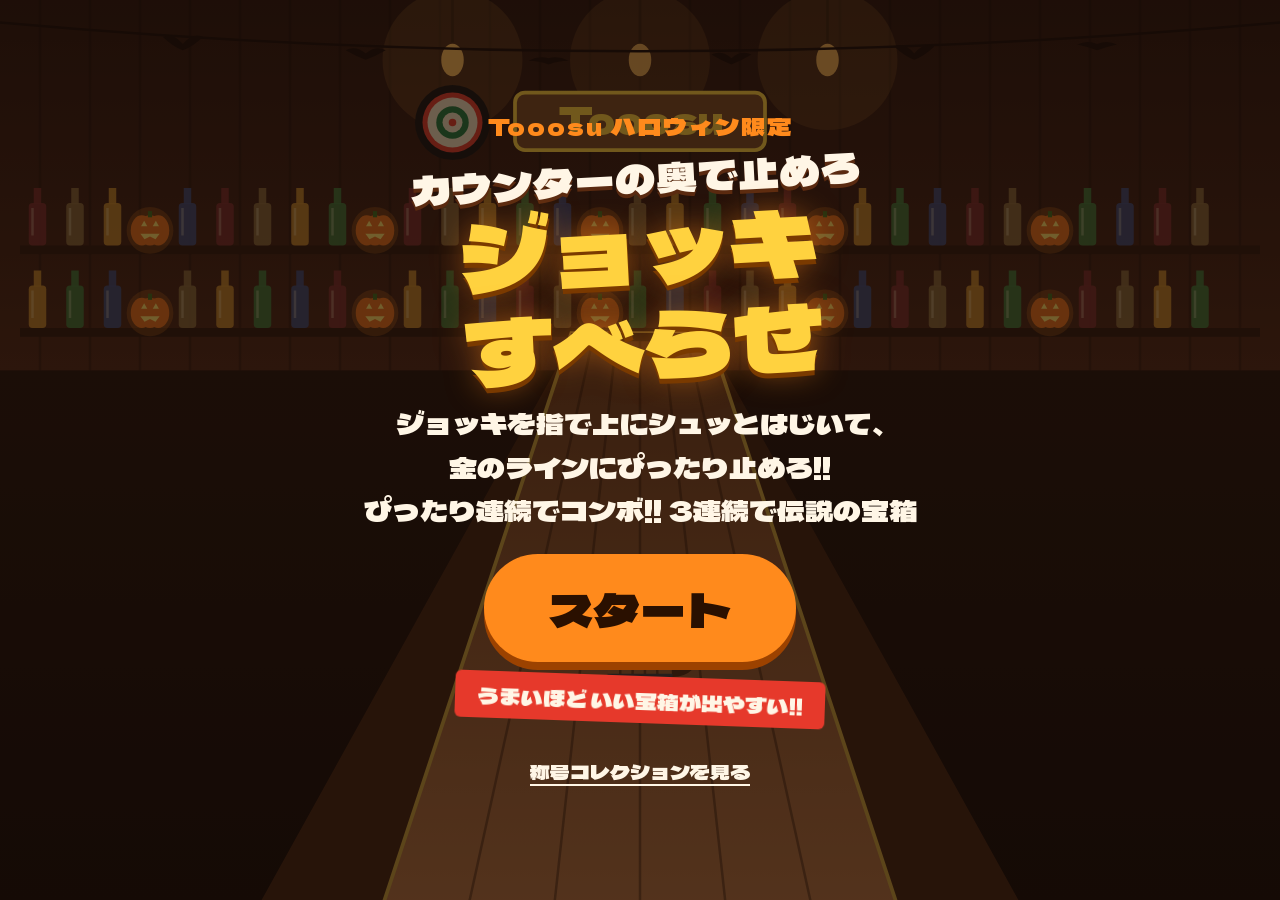
<file: jug/index.html>
<!doctype html>
<html lang="ja">
<head>
<meta charset="utf-8">
<meta name="viewport" content="width=device-width,initial-scale=1,viewport-fit=cover">
<meta name="theme-color" content="#1a0d08">
<meta name="robots" content="noindex">
<title>海賊ジョッキすべらせ｜Tooosu ハロウィン限定</title>
<link href="https://fonts.googleapis.com/css2?family=Dela+Gothic+One&display=swap" rel="stylesheet">
<style>
  /* スマホ縦持ち：カウンターが手前から奥へのびる1画面。夜のバーの一つの見た目に固定 */
  :root{
    --gold:#ffd23f; --orange:#ff8a1c; --red:#e6392b; --cream:#fff6e6; --ink:#1a0d08;
    color-scheme: dark;
  }
  html,body{margin:0;height:100%;background:#1a0d08;overflow:hidden;touch-action:none;overscroll-behavior:none;
    -webkit-user-select:none;user-select:none;-webkit-touch-callout:none;
    font-family:"Dela Gothic One","Hiragino Sans","Hiragino Kaku Gothic ProN","Yu Gothic",sans-serif;color:var(--cream)}
  canvas{position:fixed;inset:0;width:100%;height:100%;display:block}
  .screen{position:fixed;inset:0;display:none;flex-direction:column;align-items:center;justify-content:center;
    text-align:center;box-sizing:border-box;gap:14px;
    padding-block:max(20px, env(safe-area-inset-top, 0px)) max(20px, env(safe-area-inset-bottom, 0px));
    padding-left:max(16px, env(safe-area-inset-left, 0px)); padding-right:max(16px, env(safe-area-inset-right, 0px))}
  .screen.on{display:flex}
  .shade{background:rgba(26,13,8,.62)}
  .kicker{font-size:clamp(15px,4vw,24px);color:var(--orange);letter-spacing:.08em}
  .logo{font-size:clamp(40px,12vw,90px);line-height:1.05;color:var(--gold);
    text-shadow:0 5px 0 #7a3a00,0 0 30px rgba(255,138,28,.5);transform:rotate(-3deg)}
  .logo small{display:block;font-size:.45em;color:var(--cream);text-shadow:0 4px 0 #5a2a10}
  .lead{font-size:clamp(16px,4.4vw,28px);line-height:1.55}
  .btn{margin-top:8px;font:inherit;font-size:clamp(26px,7vw,46px);color:#2a1000;background:var(--orange);
    border:none;border-radius:999px;padding:.45em 1.4em;box-shadow:0 8px 0 #9c4200;cursor:pointer;
    animation:pulse 1.1s ease-in-out infinite}
  .btn:active{transform:translateY(6px);box-shadow:0 2px 0 #9c4200}
  .btn:focus-visible,.pickBtn:focus-visible{outline:3px solid var(--cream);outline-offset:4px}
  @keyframes pulse{50%{transform:scale(1.06)}}
  @media (prefers-reduced-motion: reduce){ .btn{animation:none} }
  .badge{font-size:clamp(14px,3.6vw,22px);background:var(--red);padding:.35em 1em;border-radius:6px;transform:rotate(2deg)}
  #result{justify-content:space-between;background:none;pointer-events:none}
  #result > *{pointer-events:auto}
  .coupon{background:var(--cream);color:#2a1000;border-radius:14px;padding:12px 22px;border:4px dashed var(--red);
    transform:rotate(-1.5deg);max-width:min(560px, 100%);box-sizing:border-box}
  .coupon h3{margin:0 0 2px;font-size:clamp(15px,4vw,26px);color:var(--red);font-weight:normal}
  .coupon .body{font-size:clamp(26px,8vw,46px);line-height:1.2}
  .coupon .meta{font-family:"Hiragino Sans",sans-serif;font-weight:700;font-size:clamp(12px,3.2vw,17px);margin-top:6px;color:#5a3a20}
  .coupon .again{font-family:"Hiragino Sans",sans-serif;font-weight:700;font-size:clamp(12px,3.2vw,16px);color:var(--red);margin-top:4px}
  .show{font-size:clamp(15px,4vw,22px);color:var(--gold);text-shadow:0 2px 0 #000;margin-top:8px}
  .bottom{display:flex;flex-direction:column;align-items:center;gap:6px}
  #lose{justify-content:space-between;background:none;pointer-events:none}
  #lose > *{pointer-events:auto}
  .emptybox{background:rgba(26,13,8,.86);border:3px solid #8a7a6a;border-radius:14px;padding:12px 22px;max-width:min(560px,100%);box-sizing:border-box}
  .emptybox h3{margin:0;font-weight:normal;font-size:clamp(26px,8vw,44px);color:#d8cfc4}
  .emptybox .msg{white-space:pre-line;font-family:"Hiragino Sans",sans-serif;font-weight:700;font-size:clamp(13px,3.6vw,18px);margin-top:4px;color:var(--gold)}
  .best{font-family:"Hiragino Sans",sans-serif;font-weight:700;font-size:clamp(13px,3.6vw,18px);color:var(--gold)}
  .link{font:inherit;font-size:clamp(14px,3.8vw,20px);background:none;border:0;color:var(--cream);text-decoration:underline;text-underline-offset:4px;cursor:pointer;padding:6px 10px}
  .link:focus-visible{outline:3px solid var(--cream);outline-offset:2px}
  .newt{font-family:"Hiragino Sans",sans-serif;font-weight:700;font-size:clamp(13px,3.6vw,18px);color:var(--gold);text-shadow:0 2px 0 #000;margin-top:6px;line-height:1.5}
  .newt:empty{display:none}
  #titles{justify-content:flex-start;background:rgba(26,13,8,.94);overflow-y:auto;touch-action:pan-y;-webkit-overflow-scrolling:touch}
  #titles .btn{flex:none;margin-top:0}
  .tl{flex:none}
  .tl-head{font-size:clamp(24px,7vw,38px);color:var(--gold)}
  .tl-head span{font-size:.6em;color:var(--cream)}
  .tl-best{font-family:"Hiragino Sans",sans-serif;font-weight:700;font-size:clamp(13px,3.6vw,17px);color:#e4d6c4}
  .tl{list-style:none;margin:0;padding:0;width:min(520px,100%);display:grid;gap:8px}
  .tl li{display:flex;align-items:center;gap:12px;text-align:left;background:#2e1a0e;border:2px solid #5a3a20;border-radius:12px;padding:8px 12px}
  .tl li.on{border-color:var(--gold);background:#3e2410}
  .tl .ic{flex:none;width:34px;height:34px;border-radius:50%;display:grid;place-items:center;background:#5a3a20;color:#a08a74;font-size:18px}
  .tl li.on .ic{background:var(--gold);color:#2a1000}
  .tl b{display:block;font-weight:normal;font-size:clamp(15px,4.2vw,20px)}
  .tl small{display:block;font-family:"Hiragino Sans",sans-serif;font-weight:700;font-size:clamp(11px,3.2vw,14px);color:#c4a98f}
  .coupon{position:relative}
  .stamp{position:absolute;right:-8px;top:-18px;transform:rotate(12deg);border:4px solid var(--red);color:var(--red);
    border-radius:10px;padding:2px 10px;font-size:clamp(18px,5vw,28px);line-height:1.15;background:#fff6e6;text-align:center;box-shadow:0 3px 0 rgba(0,0,0,.25)}
  .stamp small{display:block;font-family:"Hiragino Sans",sans-serif;font-weight:700;font-size:.42em}
  .btn.use{animation:none;background:var(--gold);box-shadow:0 8px 0 #9c7a00;font-size:clamp(20px,5.5vw,30px)}
  .btn.use:active{box-shadow:0 2px 0 #9c7a00}
  .confirm{margin-top:10px;background:var(--cream);color:#2a1000;border-radius:14px;padding:12px 16px;border:3px solid var(--gold);max-width:min(560px,100%);box-sizing:border-box}
  .confirm p{margin:0 0 8px;font-family:"Hiragino Sans",sans-serif;font-weight:700;font-size:clamp(13px,3.6vw,17px);line-height:1.5}
  .confirm .row{display:flex;gap:10px;justify-content:center;align-items:center;flex-wrap:wrap}
  .confirm .btn{margin-top:0}
  .confirm .link{color:#5a3a20}
  #rotate{display:none;position:fixed;inset:0;z-index:20;background:#1a0d08;color:var(--gold);font-size:clamp(20px,5vw,32px);align-items:center;justify-content:center;text-align:center}
  @media (orientation: landscape) and (max-height: 500px){ #rotate{display:flex} }
  .btn.sub{animation:none;background:#7a4a2a;color:var(--cream);box-shadow:0 8px 0 #3a1a08;font-size:clamp(20px,5.5vw,32px)}
</style>
</head>
<body>
<canvas id="c"></canvas>
<div id="rotate">スマホを縦にしてね</div>

<div class="screen shade on" id="title">
  <div class="kicker">Tooosu ハロウィン限定</div>
  <div class="logo"><small>カウンターの奥で止めろ</small>ジョッキ<br>すべらせ</div>
  <div class="lead">ジョッキを指で上にシュッとはじいて、<br>金のラインにぴったり止めろ!!<br>ぴったり連続でコンボ!! 3連続で伝説の宝箱</div>
  <button class="btn" id="startBtn">スタート</button>
  <div class="badge">うまいほど いい宝箱が出やすい!!</div>
  <div class="best" id="bestLine"></div>
  <button class="link" id="titlesBtn">称号コレクションを見る</button>
</div>

<div class="screen" id="result">
  <div>
    <div class="coupon">
      <h3>Tooosu ハロウィン特典</h3>
      <div class="body" id="cpBody"></div>
      <div class="meta" id="cpMeta"></div>
      <div class="again" id="cpAgain" hidden></div>
      <div class="stamp" id="cpStamp" hidden></div>
    </div>
    <div class="show" id="cpShow">ハイスコアで引き直しOK。使うときは店員さんに見せてね</div>
    <div class="confirm" id="useConfirm" hidden>
      <p>店員さんが押してください。<br>使用済みにすると、今日はもう引き直せません</p>
      <div class="row"><button class="btn use" id="useYes">使用済みにする</button><button class="link" id="useNo">やめる</button></div>
    </div>
    <div class="newt" id="newWin"></div>
  </div>
  <div class="bottom">
    <button class="btn use" id="useBtn">店員さんに見せて使う</button>
    <button class="btn sub" id="againBtn">もう一回あそぶ</button>
    <button class="link" id="titlesBtn2">称号コレクション</button>
  </div>
</div>

<div class="screen" id="lose">
  <div class="emptybox">
    <h3>宝箱は空っぽ…</h3>
    <div class="msg" id="loseMsg"></div>
    <div class="newt" id="newLose"></div>
  </div>
  <div class="bottom">
    <button class="btn" id="retryBtn">もう一回挑戦!!</button>
    <button class="link" id="keepBtn" hidden>今の特典を見る</button>
    <button class="link" id="titlesBtn3">称号コレクション</button>
  </div>
</div>

<div class="screen shade" id="titles">
  <div class="tl-head">称号コレクション <span id="tlCount"></span></div>
  <div class="tl-best" id="tlBest"></div>
  <button class="btn sub" id="tlClose">もどる</button>
  <ul class="tl" id="tlList"></ul>
</div>

<script>
/* ===== 設定（お店に確認してからここを書き換える） ===== */
const CONFIG = {
  throws: 3,               // 投げる回数
  dayStartsAt: 6,          // この時刻より前は前の日の営業あつかい（深夜営業のため）
  // 特典：点数が高いほど 特典1 が出やすい
  prizes: [
    { name: '特典1', note: '' },   // 候補：海賊ジョッキにアップグレード
    { name: '特典2', note: '' },   // 候補：ドリンク1杯無料
    { name: '特典3', note: '' },   // 候補：ショット（はずれ）
  ],
  happenChance: 0.4,       // 1投ごとにハプニングが起きる確率
  goldBonus: 50,           // 金のお化けに当てたときのボーナス点
  // 点数ごとの「空っぽの宝箱」の数（上から順に見て、最初に当てはまったもの）
  emptyChests: [
    { min: 160, empty: 0 },  // 160点以上：3つとも当たり
    { min: 80,  empty: 1 },  // 80〜159点：1つ空っぽ
    { min: 0,   empty: 2 },  // 79点以下：2つ空っぽ
  ],
};
function emptyCount(score){
  for (const t of CONFIG.emptyChests) if (score >= t.min) return t.empty;
  return 0;
}
// 点数(0〜300)ごとの出やすさ [特典1, 特典2, 特典3]
function prizeWeights(score){
  const r = Math.min(1, score / 300);
  return [0.10 + 0.50*r, 0.30, 0.60 - 0.50*r];
}

/* ===== 宝箱は1日1回（このスマホの中だけで覚える） ===== */
const KEY = 'tooosu-jug-prize';
function businessDay(){
  const d = new Date(Date.now() - CONFIG.dayStartsAt*3600*1000);
  // スマホの時計（日本時間）の日付を使う。toISOString は世界標準時なので使わない
  const mm = String(d.getMonth()+1).padStart(2,'0'), dd = String(d.getDate()).padStart(2,'0');
  return { key: `${d.getFullYear()}-${mm}-${dd}`, mmdd: `${mm}${dd}` };
}
function loadToday(){
  try { const v = JSON.parse(localStorage.getItem(KEY) || 'null'); if (v && v.day === businessDay().key) return v; } catch(e){}
  return null;
}
function saveToday(v){ try { localStorage.setItem(KEY, JSON.stringify(v)); } catch(e){} }

/* ===== 称号と自己ベスト（このスマホの中だけで覚える） ===== */
const TITLES = [
  { id:'first',   name:'初ぴったり',         how:'ぴったりを出す' },
  { id:'combo2',  name:'二連ぴったり',       how:'ぴったりを2連続で出す' },
  { id:'legend',  name:'伝説の航海士',       how:'3投ともぴったりで止める' },
  { id:'dodge',   name:'お化けよけ名人',     how:'1回の挑戦でお化けを2回ともよける' },
  { id:'boo',     name:'お化けと友だち',     how:'お化けにぶつかる' },
  { id:'crash',   name:'ジョッキ割り',       how:'カウンターの奥からジョッキを落とす' },
  { id:'cat',     name:'黒猫にどつかれた',   how:'黒猫にぶつかる' },
  { id:'gold',    name:'金のお化けハンター', how:'金のお化けに当てる' },
  { id:'wind',    name:'追い風の達人',       how:'追い風のときにぴったりで止める' },
  { id:'s300',    name:'300点の壁',          how:'1回の挑戦で300点以上とる' },
  { id:'regular', name:'Tooosuの常連',       how:'10回挑戦する' },
];
const SKEY = 'tooosu-jug-stats';
function loadStats(){
  try { const v = JSON.parse(localStorage.getItem(SKEY) || 'null');
    if (v && typeof v === 'object') return { best: v.best|0, plays: v.plays|0, titles: v.titles || {} }; } catch(e){}
  return { best:0, plays:0, titles:{} };
}
let stats = loadStats(), newTitles = [], newBest = false;
function saveStats(){ try { localStorage.setItem(SKEY, JSON.stringify(stats)); } catch(e){} }
function unlock(id){
  if (stats.titles[id]) return;
  stats.titles[id] = Date.now(); saveStats();
  const t = TITLES.find(t => t.id === id); newTitles.push(t.name);
  pop(W/2, 96, `称号ゲット!! ${t.name}`, '#ffd23f', 24, 2.4);
}
function titleCount(){ return TITLES.filter(t => stats.titles[t.id]).length; }

/* ===== 画面の準備 ===== */
const cv = document.getElementById('c'), ctx = cv.getContext('2d');
let W = 420, H = 760, scale = 1, dpr = 1;
const L = 900, Z0 = 520, HALF = 150;           // カウンターの長さ・遠近・半分の幅
let nearY, farY, vanY, pFar;
function resize(){
  dpr = Math.min(window.devicePixelRatio||1, 2);
  cv.width = Math.round(innerWidth*dpr); cv.height = Math.round(innerHeight*dpr);
  scale = Math.min(innerWidth/420, innerHeight/720);
  W = innerWidth/scale; H = innerHeight/scale;
  nearY = H - 165; farY = H*0.37; pFar = P(L);
  vanY = (farY - nearY*pFar) / (1 - pFar);
}
function P(s){ return Z0 / (Z0 + s); }                       // 奥ほど小さく
function SY(s){ return vanY + (nearY - vanY) * P(s); }       // 奥行き → 画面の高さ
function SX(x, s){ return W/2 + x * P(s); }                  // 横の位置 → 画面の横
addEventListener('resize', resize); resize();

const $ = id => document.getElementById(id);
function show(id){ ['title','result','lose','titles'].forEach(s => $(s).classList.toggle('on', s===id)); }
// 結果・空っぽ・称号のどれかが出ていれば「終わりの画面を表示中」（称号を開いても結果画面に戻されないように）
const endShown = () => ['result','lose','titles'].some(id => $(id).classList.contains('on'));
const rand = (a,b) => a + Math.random()*(b-a);
const FONT = s => `${s}px "Dela Gothic One","Hiragino Sans",sans-serif`;
const easeOut = x => 1 - Math.pow(1-x, 3);

/* ===== 状態 ===== */
let state = 'title', T = 0, last = performance.now(), hitstop = 0, shake = 0;
let throwNo = 0, total = 0, phase = 'aim', phaseT = 0, results = [];
const jug = { s:0, v:0, drop:0, slosh:0, bonus:0 };
let target = 700, wet = null, ghost = null, owner = null;
let combo = 0, hap = null, cat = null, dodged = 0;   // コンボ・ハプニング・お化けをよけた回数
let parts = [], texts = [], trail = [];

function newThrow(){
  throwNo++; phase = 'aim'; phaseT = 0;
  jug.s = 0; jug.v = 0; jug.drop = 0;
  target = rand(560, L - 60);
  wet = throwNo >= 2 ? (()=>{ const s = rand(160, target - 200); return { s, len: rand(80, 130) }; })() : null;
  ghost = throwNo >= 2 ? { s: rand(260, target - 100), ph: Math.random()*6, sp: throwNo === 3 ? 2.6 : 1.8, hit:false, gold:false } : null;
  jug.bonus = 0;
  // ハプニング：追い風・黒猫・金のお化け（お化けがいる投げのときだけ）
  hap = null; cat = null;
  if (Math.random() < CONFIG.happenChance){
    const opts = ['wind', 'cat']; if (ghost) opts.push('gold');
    hap = opts[Math.floor(Math.random()*opts.length)];
    if (hap === 'gold') ghost.gold = true;
    if (hap === 'cat') cat = { s: rand(220, target - 80), x: rand(-HALF, HALF), dir: Math.random() < .5 ? -1 : 1, sp: rand(80, 120), hit:false, fly:0 };
    pop(W/2, nearY - 260, 'ハプニング!!', '#ff8a1c', 44, 1.6);
  }
}
function start(){
  throwNo = 0; total = 0; results = []; parts = []; texts = []; owner = null;
  combo = 0; dodged = 0; newTitles = []; newBest = false;
  state = 'play'; show(null); newThrow();
}
$('startBtn').addEventListener('pointerdown', e => { e.stopPropagation(); start(); });
$('againBtn').addEventListener('pointerdown', e => { e.stopPropagation(); start(); });
$('retryBtn').addEventListener('pointerdown', e => { e.stopPropagation(); start(); });
function refreshBest(){
  $('bestLine').textContent = stats.plays ? `自己ベスト ${stats.best}点　称号 ${titleCount()}/${TITLES.length}` : '';
}
let titlesFrom = 'title';
function openTitles(e){
  e.stopPropagation();
  titlesFrom = ['title','result','lose'].find(id => $(id).classList.contains('on')) || 'title';
  $('tlCount').textContent = `${titleCount()}/${TITLES.length}`;
  $('tlBest').textContent = `自己ベスト ${stats.best}点・挑戦 ${stats.plays}回`;
  $('tlList').innerHTML = '';
  for (const t of TITLES){
    const on = !!stats.titles[t.id], li = document.createElement('li');
    if (on) li.className = 'on';
    li.innerHTML = `<span class="ic">${on ? '★' : '？'}</span><span><b></b><small></small></span>`;
    li.querySelector('b').textContent = on ? t.name : '？？？';
    li.querySelector('small').textContent = t.how;
    $('tlList').appendChild(li);
  }
  show('titles');
}
['titlesBtn','titlesBtn2','titlesBtn3'].forEach(id => $(id).addEventListener('pointerdown', openTitles));
$('tlClose').addEventListener('pointerdown', e => { e.stopPropagation(); refreshBest(); show(titlesFrom); });
refreshBest();

/* ===== 操作：上にシュッとはじく ===== */
let samples = [], dragging = false;
const LX = e => e.clientX/scale, LY = e => e.clientY/scale;
addEventListener('pointerdown', e => {
  if (state === 'owner'){ pickChest(LX(e), LY(e)); return; }
  if (state !== 'play' || phase !== 'aim') return;
  dragging = true; samples = [{x:LX(e), y:LY(e), t:performance.now()}]; trail = [];
});
addEventListener('pointermove', e => {
  if (!dragging) return;
  const s = {x:LX(e), y:LY(e), t:performance.now()};
  samples.push(s); trail.push({x:s.x, y:s.y, life:.35});
  while (samples.length > 2 && s.t - samples[0].t > 120) samples.shift();
});
addEventListener('pointerup', release);
addEventListener('pointercancel', () => dragging = false);
function release(){
  if (!dragging) return; dragging = false;
  if (samples.length < 2) return;
  const a = samples[0], b = samples[samples.length-1];
  const dt = Math.max(16, b.t - a.t) / 1000;
  const vy = (a.y - b.y) / dt;            // 上向きの速さ
  if (vy < 150){ pop(W/2, nearY - 120, '上に シュッ!!', '#fff6e6', 34); return; }
  jug.v = Math.min(1300, vy * 0.42);
  phase = 'slide'; phaseT = 0;
}

/* ===== 演出 ===== */
function burst(x,y,col,n=14,sp=260){
  for (let i=0;i<n;i++){ const a=Math.random()*Math.PI*2, s=rand(sp*.3,sp);
    parts.push({x,y,vx:Math.cos(a)*s,vy:Math.sin(a)*s-120,life:rand(.4,.9),max:.9,col,r:rand(3,8)}); }
}
function pop(x,y,str,col,size=40,life=1.2){ texts.push({x,y,str,col,size,life}); }

/* ===== 判定 ===== */
function judge(){
  const d = Math.abs(jug.s - target), x = W/2, y = SY(jug.s) - 40*P(jug.s);
  let pts, word, col;
  if (d <= 10){
    combo++; pts = 100 * combo; word = 'ぴったり!!'; col = '#ffd23f'; hitstop = .18; shake = 10 + combo*3; burst(x, y, '#ffd23f', 40*combo, 380);
    if (combo >= 2) pop(W/2, nearY - 205, `${combo}連続!! ×${combo}`, '#ff8a1c', 46, 1.6);
    unlock('first'); if (combo >= 2) unlock('combo2'); if (hap === 'wind') unlock('wind');
    finishThrow(pts, word, col); return;
  }
  combo = 0;
  if (d <= 30){ pts = 60; word = 'おしい!!'; col = '#ff8a1c'; burst(x, y, '#ff8a1c', 18, 240); }
  else if (d <= 70){ pts = 30; word = 'まあまあ'; col = '#fff6e6'; }
  else { pts = 10; word = jug.s < target ? 'とどかず…' : 'いきすぎ…'; col = '#b8c8ff'; }
  finishThrow(pts, word, col);
}
function finishThrow(pts, word, col){
  pts += jug.bonus;
  total += pts; results.push(pts);
  pop(W/2, nearY - 150, word, col, 62, 1.4);
  pop(W/2, nearY - 95, `+${pts}`, col, 40, 1.4);
  phase = 'judge'; phaseT = 0;
}
function ghostX(){ return Math.sin(ghost.ph) * 210; }

/* ===== 更新 ===== */
function update(dt){
  T += dt; phaseT += dt;
  if (state === 'play'){
    if (ghost) ghost.ph += dt*ghost.sp;
    if (cat){
      if (cat.hit) cat.fly += dt;
      else {
        cat.x += cat.dir * cat.sp * dt;
        if (cat.x > HALF + 20){ cat.x = HALF + 20; cat.dir = -1; }
        if (cat.x < -HALF - 20){ cat.x = -HALF - 20; cat.dir = 1; }
      }
    }
    if (phase === 'slide'){
      const onWet = wet && jug.s > wet.s && jug.s < wet.s + wet.len;
      const prev = jug.s;
      jug.v = Math.max(0, jug.v - (onWet ? 70 : (hap === 'wind' ? 230 : 330))*dt);
      jug.s += jug.v*dt;
      jug.slosh = Math.min(1, jug.v/900);
      // お化け：カウンターの真ん中にいるときに通ると止められる
      if (ghost && !ghost.hit && prev < ghost.s && jug.s >= ghost.s){
        const gx = SX(ghostX(), ghost.s), gy = SY(ghost.s) - 70*P(ghost.s);
        if (Math.abs(ghostX()) < 60){
          ghost.hit = true;
          if (ghost.gold){
            // 金のお化け：止められず、ボーナス点
            jug.bonus += CONFIG.goldBonus; hitstop = .12; shake = 8;
            burst(gx, gy, '#ffd23f', 34, 320);
            pop(gx, gy - 40, `金のお化け!! +${CONFIG.goldBonus}`, '#ffd23f', 34);
            unlock('gold');
          } else {
            jug.v = Math.min(jug.v * 0.15, 110); hitstop = .16; shake = 12;  // 急ブレーキ：ほぼその場で止まる
            burst(gx, gy, '#e8e4ff', 16, 260);
            pop(gx, gy - 40, 'ヒィッ!! 急ブレーキ!!', '#e6392b', 40);
            unlock('boo');
          }
        } else if (!ghost.gold){
          ghost.passed = true; dodged++;
          if (dodged >= 2) unlock('dodge');
        }
      }
      // 黒猫：当たるとどつかれて、ジョッキが加速する
      if (cat && !cat.hit && prev < cat.s && jug.s >= cat.s && Math.abs(cat.x) < 45){
        cat.hit = true; jug.v = jug.v * 1.35 + 120; hitstop = .1; shake = 8;
        const cx = SX(cat.x, cat.s), cy = SY(cat.s) - 20*P(cat.s);
        burst(cx, cy, '#2a2030', 16, 240);
        pop(cx, cy - 40, 'ニャッ!! どつかれた!!', '#ffd23f', 36);
        unlock('cat');
      }
      if (jug.s > L + 8){ phase = 'fall'; }
      else if (jug.v <= 0) judge();
    } else if (phase === 'fall'){
      jug.s += jug.v*0.4*dt; jug.drop += 260*dt + jug.drop*3*dt;
      if (jug.drop > 70){
        const x = W/2, y = SY(L);
        burst(x, y, '#c9a46a', 30, 320); burst(x, y, '#fff6e6', 20, 260);
        shake = 16; hitstop = .12;
        combo = 0; unlock('crash');
        finishThrow(0, 'ガシャーン!!', '#e6392b');
        jug.drop = 9999;
      }
    } else if (phase === 'judge' && phaseT > 1.6){
      if (throwNo < CONFIG.throws) newThrow(); else startOwner();
    }
  } else if (state === 'owner'){
    updateOwner(dt);
  } else {
    if (ghost) ghost.ph += dt;
  }
  for (const q of parts){ q.x+=q.vx*dt; q.y+=q.vy*dt; q.vy+=700*dt; q.life-=dt; }
  parts = parts.filter(q => q.life>0);
  for (const s of texts){ s.y -= 36*dt; s.life -= dt; }
  texts = texts.filter(s => s.life>0);
  for (const p of trail) p.life -= dt;
  trail = trail.filter(p => p.life>0);
}

/* ===== 店主と宝箱 ===== */
function rankOf(s){
  if (s >= 450) return 'Tooosuの伝説';
  if (s >= 250) return 'カウンターの職人';
  if (s >= 120) return '見習いバーテン';
  return '新入り水夫';
}
function startOwner(){
  state = 'owner';
  const saved = loadToday();
  const legend = combo >= CONFIG.throws;   // 全部ぴったり
  // 今日の特典：使用済みなら引けない／その点数を超えていなければ引き直せない
  const repeat = saved ? (saved.used ? 'used' : (total > saved.score ? null : 'hold')) : null;
  owner = { t:0, picked:false, pickT:0, lost:false, legend, empty: legend ? 0 : emptyCount(total), repeat, prev: saved,
    chests: [-118, 0, 118].map((x,i) => ({ x, s: L + 40, ts: 110, open:0, prize:null, chosen:false, delay: 0.9 + i*0.25 })) };
  // 自己ベスト・称号
  stats.plays++;
  if (total > stats.best){ newBest = stats.best > 0; stats.best = total; }
  saveStats();
  if (legend) unlock('legend');
  if (total >= 300) unlock('s300');
  if (stats.plays >= 10) unlock('regular');
  const note = (newBest ? `自己ベスト更新!! ${total}点` : `自己ベスト ${stats.best}点`) + (newTitles.length ? `<br>称号ゲット：${newTitles.join('・')}` : '');
  $('newWin').innerHTML = note; $('newLose').innerHTML = note;
  refreshBest();
  if (repeat) fillCoupon(saved, repeat);
}
function updateOwner(dt){
  const o = owner; o.t += dt;
  if (o.repeat){
    if (o.t > 1.4 && !endShown()) show('result');
    return;
  }
  o.chests.forEach(c => {
    if (o.t > c.delay) c.s += (c.ts - c.s) * Math.min(1, dt*3.5);
    if (o.picked && o.pickT > (c.chosen ? 0 : 0.9)) c.open = Math.min(1, c.open + dt*3);
  });
  if (o.picked){
    o.pickT += dt;
    if (o.pickT > 1.8 && !endShown()) show(o.lost ? 'lose' : 'result');
  }
}
function chestScreen(c){ const p = P(c.s); return { x: SX(c.x, c.s), y: SY(c.s), k: p*1.05 }; }
function pickChest(x, y){
  const o = owner; if (!o || o.repeat || o.picked || o.t < 2.2) return;
  const c = o.chests.find(c => { const q = chestScreen(c); return Math.abs(x - q.x) < 50*q.k + 8 && y > q.y - 100*q.k && y < q.y + 20; });
  if (!c) return;
  // 空っぽの宝箱が e 個まざっている。選んだ箱が空っぽになる確率は e/3
  const e = o.empty;
  let k = -1;
  if (o.legend){ k = 0; }
  else if (Math.random() >= e / 3){
    const w = prizeWeights(total), sum = w.reduce((a,b)=>a+b,0);
    let r = Math.random()*sum; k = 0; while (k < 2 && r > w[k]) { r -= w[k]; k++; }
  }
  const emptiesLeft = e - (k === -1 ? 1 : 0);
  const otherPrizes = [0,1,2].filter(i => i !== k).sort(() => Math.random()-.5);
  const rest = [...Array(emptiesLeft).fill(-1), ...otherPrizes].slice(0, 2).sort(() => Math.random()-.5);
  c.chosen = true; c.prize = k;
  o.chests.filter(d => d !== c).forEach((d,i) => d.prize = o.legend ? 0 : rest[i]);
  o.picked = true; o.pickT = 0;
  const q = chestScreen(c);
  if (k === -1){
    // 空っぽ：記録しないので、何度でも挑戦できる
    o.lost = true; hitstop = .08; shake = 6;
    burst(q.x, q.y - 40, '#8a7a6a', 26, 220);
    const next = CONFIG.emptyChests.filter(t => t.min > total).sort((a,b) => a.min - b.min)[0];
    $('loseMsg').textContent = `${total}点・${rankOf(total)}` + (next ? `　あと${next.min - total}点で空っぽが${e - next.empty}個へるぜ!!` : '')
      + (o.prev ? `\n前の特典（${CONFIG.prizes[o.prev.prize].name}）はそのまま使えるぜ` : '');
    $('keepBtn').hidden = !o.prev;
    if (o.prev) fillCoupon(o.prev, 'hold');
    return;
  }
  hitstop = .12; shake = 10;
  burst(q.x, q.y - 40, '#ffd23f', 50, 420);
  const day = businessDay();
  const rec = { day: day.key, prize: k, score: total, code: `${day.mmdd}-${Math.floor(1000+Math.random()*9000)}`, used:false };
  saveToday(rec);
  fillCoupon(rec, o.prev ? 'redraw' : 'new');
}
// mode: new=初めて当たり／redraw=引き直しで入れかわり／hold=今日の特典を表示／used=使用済み
function fillCoupon(rec, mode){
  const p = CONFIG.prizes[rec.prize];
  $('cpBody').textContent = p.name;
  $('cpMeta').textContent = `${rec.score}点・${rankOf(rec.score)}　No. ${rec.code}　本日かぎり・お一人様1日1回` + (p.note ? `／${p.note}` : '');
  const again = {
    redraw: '引き直し成功!! 特典が入れかわったぜ',
    hold: `※今日の特典です。${rec.score}点をこえたら引き直せます`,
    used: '※今日の特典は使用済み。また明日!!',
  }[mode];
  $('cpAgain').textContent = again || ''; $('cpAgain').hidden = !again;
  const used = !!rec.used;
  $('cpStamp').hidden = !used;
  if (used){
    const t = new Date(rec.usedAt || Date.now());
    $('cpStamp').innerHTML = `使用済み<small>${t.getMonth()+1}/${t.getDate()} ${String(t.getHours()).padStart(2,'0')}:${String(t.getMinutes()).padStart(2,'0')}</small>`;
  }
  $('useBtn').hidden = used;
  $('useConfirm').hidden = true;
  $('cpShow').textContent = used ? 'また明日、挑戦しに来てね' : 'ハイスコアで引き直しOK。使うときは店員さんに見せてね';
}
// 使用済みにする（店員さんが押す）
$('useBtn').addEventListener('pointerdown', e => { e.stopPropagation(); $('useConfirm').hidden = false; $('useBtn').hidden = true; });
$('useNo').addEventListener('pointerdown', e => { e.stopPropagation(); $('useConfirm').hidden = true; $('useBtn').hidden = false; });
$('useYes').addEventListener('pointerdown', e => {
  e.stopPropagation();
  const rec = loadToday(); if (!rec) return;
  rec.used = true; rec.usedAt = Date.now(); saveToday(rec);
  fillCoupon(rec, 'used');
  burst(W/2, H*0.3, '#e6392b', 30, 300);
});
$('keepBtn').addEventListener('pointerdown', e => { e.stopPropagation(); const rec = loadToday(); if (rec){ fillCoupon(rec, rec.used ? 'used' : 'hold'); show('result'); } });

/* ===== 描画：お店 ===== */
function drawRoom(){
  // 奥の壁
  let g = ctx.createLinearGradient(0,0,0,farY+30);
  g.addColorStop(0,'#24110a'); g.addColorStop(1,'#4a2414');
  ctx.fillStyle = g; ctx.fillRect(0,0,W,farY+30);
  ctx.strokeStyle = 'rgba(0,0,0,.25)'; ctx.lineWidth = 2;
  for (let x = (W/2) % 40; x < W; x += 40){ ctx.beginPath(); ctx.moveTo(x,0); ctx.lineTo(x,farY+30); ctx.stroke(); }
  // 床
  g = ctx.createLinearGradient(0,farY+30,0,H);
  g.addColorStop(0,'#1e0f08'); g.addColorStop(1,'#0c0603');
  ctx.fillStyle = g; ctx.fillRect(0,farY+30,W,H);
  // 吊りランプ
  for (let i=0;i<3;i++){
    const lx = W/2 + (i-1)*Math.min(150, W*0.33), fl = .85 + .15*Math.sin(T*7+i*2)*Math.sin(T*3.1+i);
    ctx.strokeStyle = '#120804'; ctx.beginPath(); ctx.moveTo(lx,0); ctx.lineTo(lx,34); ctx.stroke();
    ctx.fillStyle = `rgba(255,170,70,${.16*fl})`; ctx.beginPath(); ctx.arc(lx,48,56,0,7); ctx.fill();
    ctx.fillStyle = `rgba(255,190,90,${fl})`; ctx.beginPath(); ctx.ellipse(lx,48,9,13,0,0,7); ctx.fill();
  }
  // 棚
  const shelfY = [farY - 70, farY - 4];
  for (const sy of shelfY){
    ctx.fillStyle = '#2a140a'; ctx.fillRect(16, sy, W-32, 7);
    const n = Math.floor((W-40)/30);
    for (let i=0;i<n;i++){
      const bx = 30 + i*30;
      if ((i*7 + Math.round(sy)) % 6 === 1){ drawPumpkin(bx, sy, 0.55); continue; }
      ctx.fillStyle = ['#3d7a3a','#7a2a2a','#c98a2a','#3a4a7a','#8a6a3a'][(i*3+Math.round(sy))%5];
      ctx.globalAlpha = .9; ctx.beginPath(); ctx.roundRect(bx-7, sy-34, 14, 34, 3); ctx.fill();
      ctx.fillRect(bx-3, sy-46, 6, 13); ctx.globalAlpha = 1;
      ctx.fillStyle = 'rgba(255,240,200,.3)'; ctx.fillRect(bx-5, sy-30, 2, 22);
    }
  }
  // 看板とダーツ
  const sw = Math.min(200, W*0.48);
  ctx.fillStyle = '#7a4a22'; ctx.beginPath(); ctx.roundRect(W/2 - sw/2, 74, sw, 46, 8); ctx.fill();
  ctx.strokeStyle = '#ffd23f'; ctx.lineWidth = 3; ctx.stroke();
  ctx.fillStyle = '#ffd23f'; ctx.font = FONT(30); ctx.textAlign = 'center'; ctx.fillText('Tooosu', W/2, 108);
  const dx = Math.max(44, W/2 - sw/2 - 50), dy = 98;
  [[30,'#111'],[24,'#e6392b'],[20,'#f2e2c0'],[13,'#1e7a3c'],[8,'#f2e2c0'],[3,'#e6392b']].forEach(([r,c]) => { ctx.fillStyle = c; ctx.beginPath(); ctx.arc(dx,dy,r,0,7); ctx.fill(); });
  // コウモリのガーランド
  ctx.strokeStyle = '#120804'; ctx.lineWidth = 2; ctx.beginPath();
  ctx.moveTo(0, 18); ctx.quadraticCurveTo(W/2, 64, W, 18); ctx.stroke();
  for (let i=1;i<7;i++){ const u = i/7, x = W*u, y = 18 + 46*2*u*(1-u); drawBatMini(x, y+6); }
}
function drawPumpkin(x, by, s){
  ctx.save(); ctx.translate(x, by); ctx.scale(s, s);
  ctx.fillStyle = 'rgba(255,138,28,.25)'; ctx.beginPath(); ctx.arc(0,-22,34,0,7); ctx.fill();
  ctx.fillStyle = '#e8701a';
  for (const dx of [-12,12,0]){ ctx.beginPath(); ctx.ellipse(dx,-22,dx?16:18,22,0,0,7); ctx.fill(); }
  ctx.fillStyle = '#3d6b1e'; ctx.fillRect(-3,-50,6,9);
  ctx.fillStyle = '#ffe36b';
  ctx.beginPath(); ctx.moveTo(-13,-28); ctx.lineTo(-4,-28); ctx.lineTo(-8.5,-36); ctx.fill();
  ctx.beginPath(); ctx.moveTo(13,-28); ctx.lineTo(4,-28); ctx.lineTo(8.5,-36); ctx.fill();
  ctx.beginPath(); ctx.moveTo(-14,-17); ctx.lineTo(14,-17); ctx.lineTo(8,-9); ctx.lineTo(0,-13); ctx.lineTo(-8,-9); ctx.fill();
  ctx.restore();
}
function drawBatMini(x,y){
  const f = Math.sin(T*8 + x)*4;
  ctx.fillStyle = '#120804'; ctx.beginPath(); ctx.moveTo(x,y);
  ctx.quadraticCurveTo(x-8,y-6-f,x-16,y-2-f); ctx.quadraticCurveTo(x-8,y+2,x,y+5);
  ctx.quadraticCurveTo(x+8,y+2,x+16,y-2-f); ctx.quadraticCurveTo(x+8,y-6-f,x,y); ctx.fill();
}
function quad(x1,s1,x2,s2){ // カウンター上の帯（横 x1〜x2、奥行き s1〜s2）
  ctx.beginPath(); ctx.moveTo(SX(x1,s1),SY(s1)); ctx.lineTo(SX(x2,s1),SY(s1)); ctx.lineTo(SX(x2,s2),SY(s2)); ctx.lineTo(SX(x1,s2),SY(s2)); ctx.closePath();
}
function drawCounter(){
  const sNear = -Z0*0.45;  // 画面の下まで続ける
  // 手前の側面
  ctx.fillStyle = '#3e200e';
  ctx.beginPath(); ctx.moveTo(SX(-HALF,sNear), SY(sNear)); ctx.lineTo(SX(-HALF,L), SY(L)); ctx.lineTo(SX(-HALF,L), SY(L)+18*pFar); ctx.lineTo(SX(-HALF,sNear)-30, H); ctx.fill();
  ctx.beginPath(); ctx.moveTo(SX(HALF,sNear), SY(sNear)); ctx.lineTo(SX(HALF,L), SY(L)); ctx.lineTo(SX(HALF,L), SY(L)+18*pFar); ctx.lineTo(SX(HALF,sNear)+30, H); ctx.fill();
  // 天板
  const g = ctx.createLinearGradient(0, SY(L), 0, H);
  g.addColorStop(0,'#6a3a1a'); g.addColorStop(1,'#b07040');
  ctx.fillStyle = g; quad(-HALF, sNear, HALF, L); ctx.fill();
  // 板目
  ctx.strokeStyle = 'rgba(40,18,6,.45)'; ctx.lineWidth = 2;
  for (let x = -HALF + 50; x < HALF; x += 50){ ctx.beginPath(); ctx.moveTo(SX(x,sNear), SY(sNear)); ctx.lineTo(SX(x,L), SY(L)); ctx.stroke(); }
  // 金のふち
  ctx.strokeStyle = '#c9a03a'; ctx.lineWidth = 3;
  ctx.beginPath(); ctx.moveTo(SX(-HALF,sNear), SY(sNear)); ctx.lineTo(SX(-HALF,L), SY(L)); ctx.lineTo(SX(HALF,L), SY(L)); ctx.lineTo(SX(HALF,sNear), SY(sNear)); ctx.stroke();
  // 奥の端の面
  ctx.fillStyle = '#2a1408'; ctx.fillRect(SX(-HALF,L), SY(L), SX(HALF,L)-SX(-HALF,L), 18*pFar);
}
function drawTarget(){
  ctx.fillStyle = 'rgba(255,210,63,.13)'; quad(-HALF, target-70, HALF, target+70); ctx.fill();
  ctx.fillStyle = 'rgba(255,210,63,.28)'; quad(-HALF, target-30, HALF, target+30); ctx.fill();
  ctx.fillStyle = '#ffd23f'; quad(-HALF, target-4, HALF, target+4); ctx.fill();
  // 旗（右はし）
  const fx = SX(HALF, target), fy = SY(target), p = P(target);
  ctx.fillStyle = '#ffd23f'; ctx.fillRect(fx-1.5, fy-60*p, 3, 60*p);
  ctx.fillStyle = '#e6392b'; ctx.beginPath(); ctx.moveTo(fx+1.5, fy-60*p); ctx.lineTo(fx+34*p+10, fy-50*p); ctx.lineTo(fx+1.5, fy-40*p); ctx.fill();
}
function drawWet(){
  if (!wet) return;
  ctx.fillStyle = 'rgba(255,220,120,.33)'; quad(-HALF*0.8, wet.s, HALF*0.8, wet.s + wet.len); ctx.fill();
  ctx.fillStyle = 'rgba(255,255,255,.5)'; quad(-40 + Math.sin(T*2)*20, wet.s + wet.len*0.4, 10 + Math.sin(T*2)*20, wet.s + wet.len*0.5); ctx.fill();
  const y = SY(wet.s + wet.len/2);
  ctx.fillStyle = '#ffe9a8'; ctx.font = FONT(12); ctx.textAlign = 'left';
  ctx.fillText('ツルツル', SX(HALF, wet.s) + 8, y);
}

function drawWind(){
  if (hap !== 'wind') return;
  ctx.fillStyle = 'rgba(255,246,230,.22)';
  for (let i=0;i<7;i++){
    const s0 = ((T*260 + i*137) % (L + 200)) - 100, x0 = -HALF + 30 + (i*53) % (HALF*2 - 60);
    quad(x0, s0, x0 + 6, s0 + 70); ctx.fill();
  }
}
function drawCat(){
  if (!cat) return;
  const p = P(cat.s), x = SX(cat.x, cat.s), y = SY(cat.s) - cat.fly*260*p, k = p*1.1;
  ctx.save(); ctx.translate(x, y); ctx.scale(k * cat.dir, k); ctx.globalAlpha = Math.max(0, 1 - cat.fly*1.5);
  if (cat.hit) ctx.rotate(cat.fly*8);
  const step = cat.hit ? 0 : Math.sin(T*12)*4;
  ctx.fillStyle = 'rgba(0,0,0,.3)'; ctx.beginPath(); ctx.ellipse(0,0,26,5,0,0,7); ctx.fill();
  ctx.fillStyle = '#16121a';
  ctx.beginPath(); ctx.ellipse(0,-20,22,13,0,0,7); ctx.fill();                 // 体
  ctx.fillRect(-16,-12,5,12+step); ctx.fillRect(10,-12,5,12-step);              // 足
  ctx.beginPath(); ctx.arc(22,-30,11,0,7); ctx.fill();                          // 頭
  ctx.beginPath(); ctx.moveTo(14,-37); ctx.lineTo(16,-50); ctx.lineTo(22,-40); ctx.fill();
  ctx.beginPath(); ctx.moveTo(24,-40); ctx.lineTo(30,-50); ctx.lineTo(32,-36); ctx.fill();
  ctx.strokeStyle = '#16121a'; ctx.lineWidth = 4; ctx.lineCap = 'round';
  ctx.beginPath(); ctx.moveTo(-20,-22); ctx.quadraticCurveTo(-40,-30,-34,-52 + Math.sin(T*5)*4); ctx.stroke(); ctx.lineCap = 'butt';
  ctx.fillStyle = '#ffd23f'; ctx.beginPath(); ctx.ellipse(20,-31,2.4,3.4,0,0,7); ctx.ellipse(27,-31,2.4,3.4,0,0,7); ctx.fill();
  ctx.restore();
}

/* ===== 描画：ジョッキ・お化け・店主・宝箱 ===== */
function drawJug(x, by, k, slosh){
  ctx.save(); ctx.translate(x, by); ctx.scale(k, k);
  ctx.fillStyle = 'rgba(0,0,0,.35)'; ctx.beginPath(); ctx.ellipse(0,0,30,7,0,0,7); ctx.fill();
  ctx.strokeStyle = '#4a2a12'; ctx.lineWidth = 9;
  ctx.beginPath(); ctx.moveTo(24,-52); ctx.bezierCurveTo(50,-52,50,-16,24,-18); ctx.stroke();
  ctx.fillStyle = '#9a6030';
  ctx.beginPath(); ctx.moveTo(-26,0); ctx.lineTo(26,0); ctx.lineTo(24,-64); ctx.lineTo(-24,-64); ctx.closePath(); ctx.fill();
  ctx.strokeStyle = 'rgba(60,30,10,.6)'; ctx.lineWidth = 2;
  for (let i=-16;i<=16;i+=10){ ctx.beginPath(); ctx.moveTo(i,-2); ctx.lineTo(i*0.95,-62); ctx.stroke(); }
  ctx.fillStyle = '#3a3a40'; ctx.fillRect(-26,-16,52,7); ctx.fillRect(-25,-54,50,7);
  ctx.fillStyle = '#c9a03a'; ctx.beginPath(); ctx.arc(0,-35,8,0,7); ctx.fill();
  ctx.fillStyle = '#fff6e6';
  for (let i=0;i<5;i++){ ctx.beginPath(); ctx.arc(-20 + i*10, -66 - Math.sin(T*10+i)*2*slosh - (i%2)*3, 9, 0, 7); ctx.fill(); }
  ctx.restore();
}
function drawGhost(){
  if (!ghost) return;
  const p = P(ghost.s), x = SX(ghostX(), ghost.s), y = SY(ghost.s) - 70*p + Math.sin(T*3)*6*p;
  ctx.save(); ctx.translate(x, y); ctx.scale(p*1.3, p*1.3); ctx.globalAlpha = ghost.hit ? .35 : .92;
  ctx.fillStyle = ghost.gold ? 'rgba(255,210,63,.3)' : 'rgba(220,214,255,.18)'; ctx.beginPath(); ctx.arc(0,-6,44,0,7); ctx.fill();
  ctx.fillStyle = ghost.gold ? '#ffd23f' : '#f0ecff';
  ctx.beginPath(); ctx.arc(0,-10,26,Math.PI,0); ctx.lineTo(26,20);
  for (let i=0;i<4;i++){ const xx = 26 - (i+1)*13; ctx.quadraticCurveTo(xx+6.5, 20 + (i%2?-8:8) + Math.sin(T*8+i)*3, xx, 20); }
  ctx.closePath(); ctx.fill();
  ctx.fillStyle = '#2a1240';
  ctx.beginPath(); ctx.ellipse(-9,-12,4,6,0,0,7); ctx.ellipse(9,-12,4,6,0,0,7); ctx.fill();
  ctx.beginPath(); ctx.ellipse(0,4,6,7,0,0,7); ctx.fill();
  ctx.restore();
  // 影（通り道がわかるように）
  ctx.fillStyle = 'rgba(0,0,0,.3)'; ctx.beginPath(); ctx.ellipse(x, SY(ghost.s), 22*p, 5*p, 0, 0, 7); ctx.fill();
}
function drawOwner(){
  const o = owner, rise = easeOut(Math.min(1, o.t/0.6));
  const ox = W/2, base = SY(L) + 10 + (1-rise)*140, k = 0.75;
  ctx.save(); ctx.translate(ox, base); ctx.scale(k, k); ctx.rotate(Math.sin(T*2)*0.03);
  // 海賊のコート
  ctx.fillStyle = '#3a1a22'; ctx.beginPath(); ctx.roundRect(-62,-122,124,132,26); ctx.fill();
  ctx.fillStyle = '#f2e6d0'; ctx.beginPath(); ctx.moveTo(-20,-122); ctx.lineTo(20,-122); ctx.lineTo(0,-86); ctx.fill();
  ctx.fillStyle = '#e6392b'; ctx.fillRect(-62,-62,124,14);
  ctx.fillStyle = '#ffd23f'; ctx.fillRect(-9,-64,18,18);
  ctx.fillStyle = '#c9a03a'; for (const [bx,by] of [[-34,-100],[-34,-82],[34,-100],[34,-82]]){ ctx.beginPath(); ctx.arc(bx,by,4,0,7); ctx.fill(); }
  ctx.translate(0,-150);
  ctx.fillStyle = 'rgba(255,170,70,.18)'; ctx.beginPath(); ctx.arc(0,-6,74,0,7); ctx.fill();
  // 顔
  ctx.fillStyle = '#e9b48a';
  ctx.beginPath(); ctx.ellipse(-31,4,7,10,0,0,7); ctx.ellipse(31,4,7,10,0,0,7); ctx.fill();
  ctx.beginPath(); ctx.ellipse(0,2,31,35,0,0,7); ctx.fill();
  // あごひげ
  ctx.fillStyle = '#3a1e10';
  ctx.beginPath(); ctx.moveTo(-31,4); ctx.quadraticCurveTo(-35,48,0,56); ctx.quadraticCurveTo(35,48,31,4);
  ctx.quadraticCurveTo(18,26,0,24); ctx.quadraticCurveTo(-18,26,-31,4); ctx.fill();
  // 口（金歯つき）
  ctx.fillStyle = '#5a1a10'; ctx.beginPath(); ctx.arc(0,20,9,0,Math.PI); ctx.fill();
  ctx.fillStyle = '#ffd23f'; ctx.fillRect(1,20,5,4);
  // 口ひげ
  ctx.fillStyle = '#3a1e10';
  ctx.beginPath(); ctx.ellipse(-11,14,13,5,0.3,0,7); ctx.ellipse(11,14,13,5,-0.3,0,7); ctx.fill();
  // 鼻
  ctx.fillStyle = '#d99a70'; ctx.beginPath(); ctx.ellipse(0,5,6,7,0,0,7); ctx.fill();
  // 右目と眉
  ctx.fillStyle = '#fff6e6'; ctx.beginPath(); ctx.ellipse(12,-6,5.5,5,0,0,7); ctx.fill();
  ctx.fillStyle = '#1a0d08'; ctx.beginPath(); ctx.arc(13,-5.5,2.8,0,7); ctx.fill();
  ctx.strokeStyle = '#3a1e10'; ctx.lineWidth = 3.5; ctx.beginPath(); ctx.moveTo(5,-15); ctx.lineTo(20,-13); ctx.stroke();
  // 眼帯
  ctx.strokeStyle = '#1a0d08'; ctx.lineWidth = 3; ctx.beginPath(); ctx.moveTo(-31,-20); ctx.lineTo(30,-1); ctx.stroke();
  ctx.fillStyle = '#1a0d08'; ctx.beginPath(); ctx.ellipse(-12,-6,9,8,0,0,7); ctx.fill();
  // 海賊帽（三角帽＋どくろ）
  ctx.fillStyle = '#14100e';
  ctx.beginPath(); ctx.moveTo(-56,-16); ctx.quadraticCurveTo(0,-36,56,-16); ctx.lineTo(42,-42);
  ctx.quadraticCurveTo(0,-80,-42,-42); ctx.closePath(); ctx.fill();
  ctx.strokeStyle = '#c9a03a'; ctx.lineWidth = 3; ctx.beginPath(); ctx.moveTo(-56,-16); ctx.quadraticCurveTo(0,-36,56,-16); ctx.stroke();
  ctx.strokeStyle = '#fff6e6'; ctx.lineWidth = 3; ctx.lineCap = 'round';
  ctx.beginPath(); ctx.moveTo(-10,-38); ctx.lineTo(10,-26); ctx.moveTo(10,-38); ctx.lineTo(-10,-26); ctx.stroke(); ctx.lineCap = 'butt';
  ctx.fillStyle = '#fff6e6'; ctx.beginPath(); ctx.arc(0,-46,8,0,7); ctx.fill(); ctx.fillRect(-4,-41,8,5);
  ctx.fillStyle = '#14100e'; ctx.beginPath(); ctx.arc(-3,-47,2,0,7); ctx.arc(3,-47,2,0,7); ctx.fill();
  ctx.restore();
  // ふきだし（結果が出るまで）
  if (o.t > 0.6 && !endShown()){
    const msg = o.repeat === 'used' ? '今日の特典は使ったで!! また明日な!!'
      : o.repeat === 'hold' ? `今日は${o.prev.score}点で開けたで!! こえたら引き直しや!!`
      : o.picked ? (o.lost ? '空っぽやったか!! もう一回挑戦や!!' : (o.prev ? '引き直し成功や!! 店員に見せてや!!' : 'まいど!! 店員に見せてや!!'))
      : (o.prev && !o.legend) ? (o.empty === 0 ? 'ハイスコアや!! 引き直し、全部当たりや!!' : `ハイスコアや!! 引き直しや!! 空っぽ${o.empty}個入りや`)
      : o.legend ? '伝説や!! 金の宝箱、どれでも特典1や!!'
      : (o.empty === 0 ? 'ようやった!! 全部当たりや!! 1個選び!!' : `空っぽが${o.empty}個まざっとるで!! 1個選び!!`);
    const size = Math.min(20, (W-60)/msg.length*1.05);
    ctx.font = FONT(size); const tw = ctx.measureText(msg).width;
    const bx = W/2 - tw/2 - 16, by = 18, bh = size + 26;
    ctx.fillStyle = '#fff6e6'; ctx.beginPath(); ctx.roundRect(bx, by, tw + 32, bh, 12); ctx.fill();
    ctx.beginPath(); ctx.moveTo(W/2 - 10, by + bh); ctx.lineTo(W/2 + 4, by + bh + 16); ctx.lineTo(W/2 + 12, by + bh); ctx.fill();
    ctx.fillStyle = '#2a1000'; ctx.textAlign = 'center'; ctx.fillText(msg, W/2, by + bh/2 + size*0.36);
  }
}
function drawChest(c, idx){
  const q = chestScreen(c), o = owner;
  ctx.save(); ctx.translate(q.x, q.y + ((!o.picked && o.t > 2.2) ? Math.sin(T*5+idx)*3 : 0)); ctx.scale(q.k, q.k);
  const lg = o.legend;
  if (lg && c.open === 0){ ctx.fillStyle = `rgba(255,220,90,${.22 + .1*Math.sin(T*6+idx)})`; ctx.beginPath(); ctx.arc(0,-40,70,0,7); ctx.fill(); }
  if (c.open > 0 && c.chosen && c.prize !== -1){
    ctx.fillStyle = `rgba(255,220,90,${.35*c.open})`;
    for (let i=0;i<7;i++){ ctx.save(); ctx.rotate(-Math.PI/2 + (i-3)*0.28); ctx.fillRect(40, -6, 220*c.open, 12); ctx.restore(); }
  }
  ctx.globalAlpha = (o.picked && !c.chosen) ? .6 : 1;
  ctx.fillStyle = 'rgba(0,0,0,.35)'; ctx.beginPath(); ctx.ellipse(0,0,50,9,0,0,7); ctx.fill();
  ctx.fillStyle = lg ? '#c9962a' : '#7a4318'; ctx.beginPath(); ctx.roundRect(-44,-50,88,50,6); ctx.fill();
  ctx.fillStyle = lg ? '#fff1a8' : '#c9a03a'; ctx.fillRect(-44,-50,88,6); ctx.fillRect(-30,-50,8,50); ctx.fillRect(22,-50,8,50);
  ctx.save(); ctx.translate(0,-50); ctx.scale(1, 1 - c.open*1.6);
  ctx.fillStyle = lg ? '#e8c24a' : '#8a4f20'; ctx.beginPath(); ctx.moveTo(-46,0); ctx.lineTo(46,0); ctx.quadraticCurveTo(46,-34,0,-36); ctx.quadraticCurveTo(-46,-34,-46,0); ctx.fill();
  ctx.fillStyle = lg ? '#fff1a8' : '#c9a03a'; ctx.fillRect(-30,-30,8,30); ctx.fillRect(22,-30,8,30);
  ctx.restore();
  if (c.open < .2){ ctx.fillStyle = '#ffd23f'; ctx.beginPath(); ctx.roundRect(-8,-44,16,16,3); ctx.fill(); ctx.fillStyle = '#2a1000'; ctx.fillRect(-2,-39,4,7); }
  if (c.open > .5 && c.prize !== null){
    ctx.globalAlpha = (c.chosen ? 1 : .75) * Math.min(1, (c.open-.5)*2);
    ctx.font = FONT(c.chosen ? 26 : 20); ctx.textAlign = 'center';
    ctx.lineWidth = 6; ctx.strokeStyle = '#1a0d08';
    const isEmpty = c.prize === -1;
    const label = isEmpty ? '空っぽ' : CONFIG.prizes[c.prize].name;
    ctx.strokeText(label, 0, -74);
    ctx.fillStyle = isEmpty ? '#a89a8a' : (c.chosen ? '#ffd23f' : '#fff6e6'); ctx.fillText(label, 0, -74);
  }
  ctx.restore();
}

function drawHUD(){
  ctx.textAlign = 'left'; ctx.font = FONT(22); ctx.fillStyle = '#fff6e6';
  ctx.lineWidth = 5; ctx.strokeStyle = '#1a0d08';
  const lbl = `${Math.min(throwNo, CONFIG.throws)}/${CONFIG.throws}投目`;
  ctx.strokeText(lbl, 16, 34); ctx.fillText(lbl, 16, 34);
  results.forEach((p,i) => { ctx.font = FONT(15); ctx.fillStyle = p >= 100 ? '#ffd23f' : p ? '#fff6e6' : '#e6392b'; ctx.fillText(p ? `${p}` : '×', 18 + i*38, 56); });
  ctx.textAlign = 'right'; ctx.font = FONT(30); ctx.fillStyle = '#fff6e6';
  ctx.strokeText(`${total}点`, W-16, 38); ctx.fillText(`${total}点`, W-16, 38);
  if (combo > 0 && throwNo <= CONFIG.throws && phase !== 'judge'){
    ctx.font = FONT(18); ctx.fillStyle = '#ff8a1c';
    const cm = combo >= 2 ? `${combo}連続中!! 次ぴったりで×${combo+1}` : `次ぴったりで×${combo+1}!!`;
    ctx.strokeText(cm, W-16, 62); ctx.fillText(cm, W-16, 62);
  }
  if (phase === 'aim'){
    ctx.globalAlpha = .6 + .4*Math.sin(T*6);
    ctx.textAlign = 'center'; ctx.font = FONT(24); ctx.fillStyle = '#fff6e6';
    ctx.strokeText('👆 上にシュッとはじけ!!', W/2, H - 60); ctx.fillText('👆 上にシュッとはじけ!!', W/2, H - 60);
    ctx.globalAlpha = 1;
    const HAP = { wind:'追い風!! いつもよりよくすべるぞ', cat:'黒猫が横切る!! 当たるとどつかれて加速', gold:`金のお化け!! 当てると+${CONFIG.goldBonus}点・止まらない` };
    if (hap || throwNo >= 2){
      ctx.font = FONT(15); ctx.fillStyle = hap ? '#ffd23f' : '#ffb38a';
      const m = hap ? HAP[hap] : throwNo === 3 ? 'ラスト!! お化けも速いぞ' : 'お化けに当たると急ブレーキ!! よけて投げろ';
      ctx.strokeText(m, W/2, H - 30); ctx.fillText(m, W/2, H - 30);
    }
    ctx.strokeStyle = 'rgba(255,246,230,.55)'; ctx.lineWidth = 4; ctx.setLineDash([10,10]);
    ctx.beginPath(); ctx.moveTo(W/2, nearY - 90); ctx.lineTo(W/2, nearY - 190 - Math.sin(T*6)*10); ctx.stroke(); ctx.setLineDash([]);
  }
}

function draw(){
  ctx.setTransform(scale*dpr,0,0,scale*dpr,0,0);
  ctx.save();
  if (shake > 0) ctx.translate(rand(-shake,shake), rand(-shake,shake));
  drawRoom();
  if (state === 'owner') drawOwner();
  drawCounter();
  if (state === 'play'){
    drawWet(); drawWind(); drawTarget();
    const ghostBehind = ghost && ghost.s > jug.s, catBehind = cat && cat.s > jug.s;
    if (catBehind) drawCat();
    if (ghostBehind) drawGhost();
    if (jug.drop < 9999){
      const p = P(jug.s);
      if (jug.drop > 0){ ctx.save(); ctx.beginPath(); ctx.rect(0,0,W,SY(L)); ctx.clip(); }
      drawJug(W/2, SY(jug.s) + jug.drop*p, p, jug.slosh);
      if (jug.drop > 0) ctx.restore();
    }
    if (ghost && !ghostBehind) drawGhost();
    if (cat && !catBehind) drawCat();
  } else if (state === 'owner'){
    [...owner.chests].map((c,i)=>[c,i]).sort((a,b) => b[0].s - a[0].s).forEach(([c,i]) => drawChest(c,i));
    if (!owner.picked && !owner.repeat && owner.t > 2.2){
      ctx.fillStyle = '#ffd23f'; ctx.font = FONT(22); ctx.textAlign = 'center';
      ctx.lineWidth = 6; ctx.strokeStyle = '#1a0d08';
      const m = `${total}点・${rankOf(total)}`;
      ctx.strokeText(m, W/2, H - 50); ctx.fillText(m, W/2, H - 50);
    }
  } else {
    drawJug(W/2, SY(0), 1, 0);
  }
  for (const p of trail){ ctx.globalAlpha = p.life/.35; ctx.fillStyle = '#ffd23f'; ctx.beginPath(); ctx.arc(p.x,p.y,8,0,7); ctx.fill(); }
  ctx.globalAlpha = 1;
  for (const q of parts){ ctx.globalAlpha = Math.max(0,q.life/q.max); ctx.fillStyle=q.col; ctx.fillRect(q.x-q.r/2,q.y-q.r/2,q.r,q.r); }
  ctx.globalAlpha = 1;
  for (const s of texts){
    ctx.globalAlpha = Math.min(1, s.life*2.5);
    ctx.font = FONT(s.size); ctx.textAlign = 'center';
    ctx.lineWidth = 7; ctx.strokeStyle = '#1a0d08'; ctx.strokeText(s.str, s.x, s.y);
    ctx.fillStyle = s.col; ctx.fillText(s.str, s.x, s.y);
  }
  ctx.globalAlpha = 1;
  ctx.restore();
  if (state === 'play') drawHUD();
}

function loop(now){
  const dt = Math.min(0.05, (now - last)/1000); last = now;
  const wantDpr = Math.min(window.devicePixelRatio||1, 2);
  if (cv.width !== Math.round(innerWidth*wantDpr) || cv.height !== Math.round(innerHeight*wantDpr)) resize();
  if (shake > 0) shake = Math.max(0, shake - dt*40);
  if (hitstop > 0) hitstop -= dt; else update(dt);
  draw();
  requestAnimationFrame(loop);
}
requestAnimationFrame(loop);
</script>
</body>
</html>
</file>
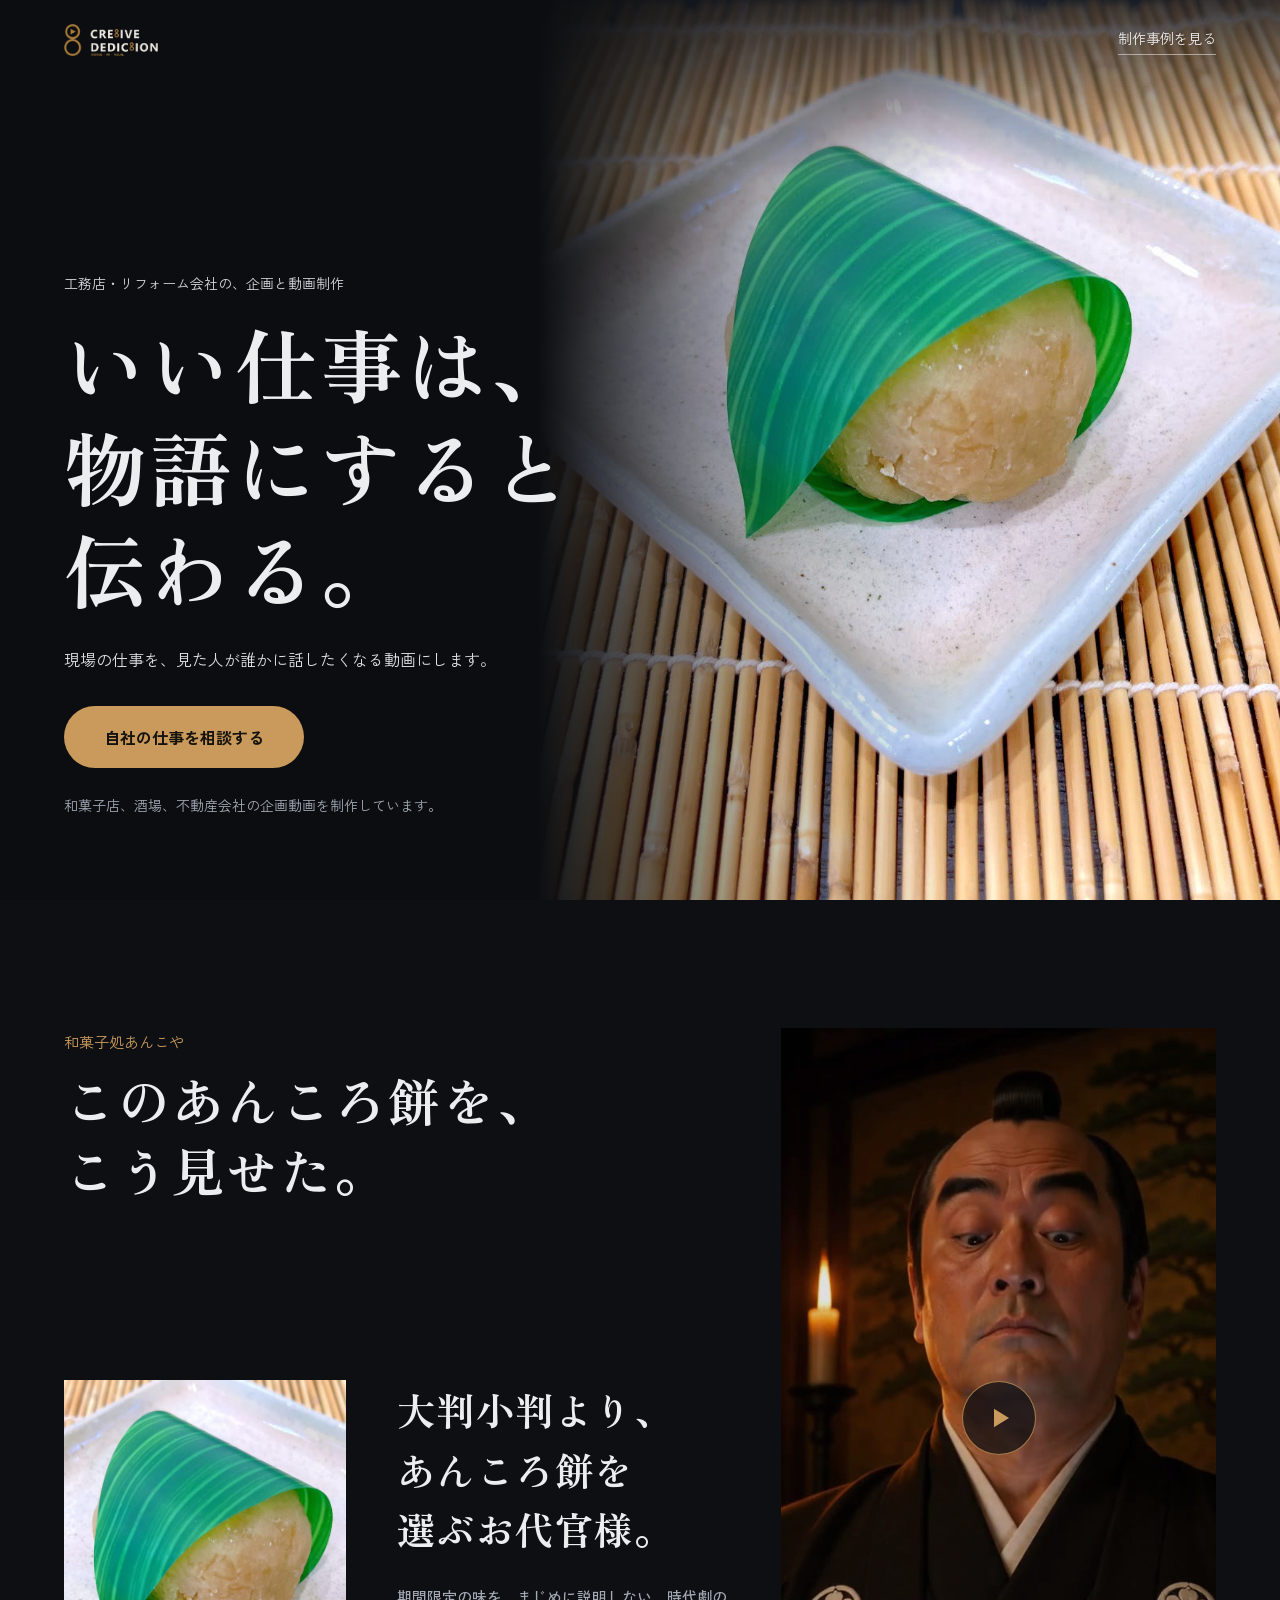
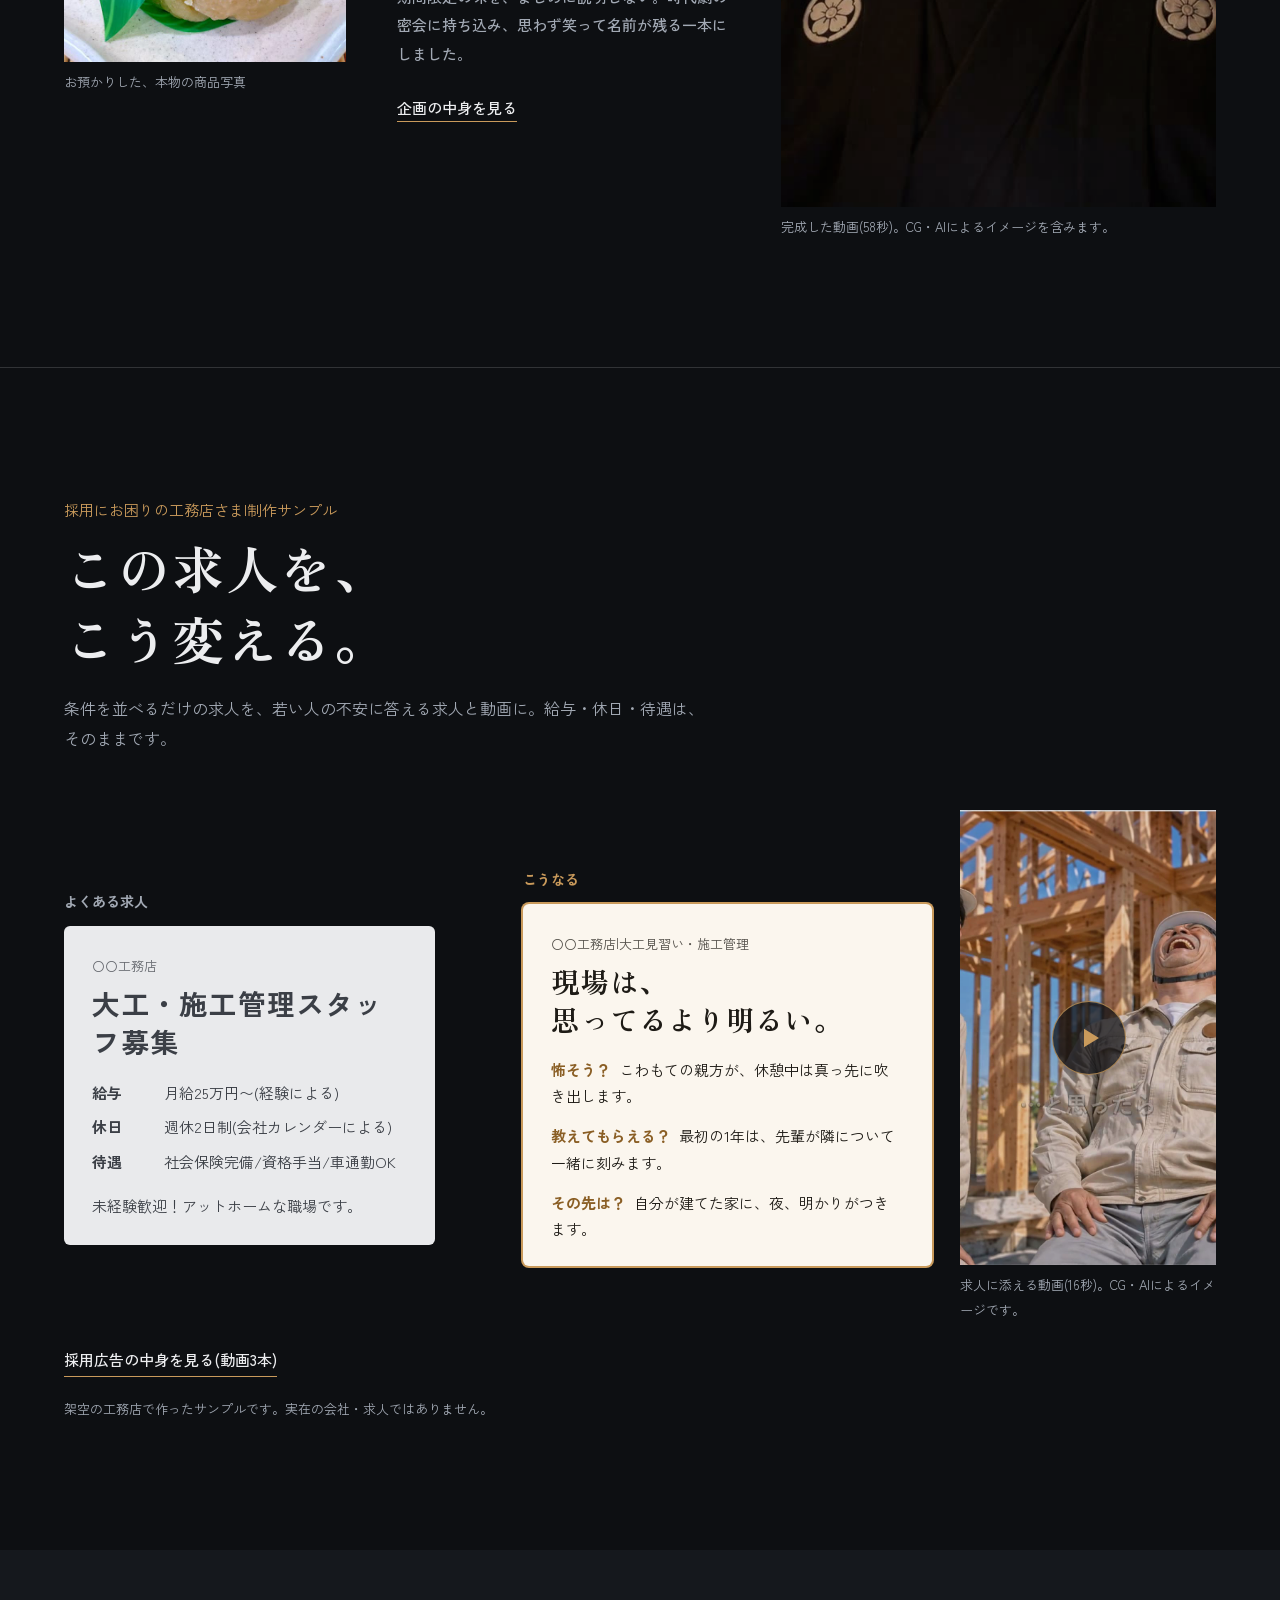
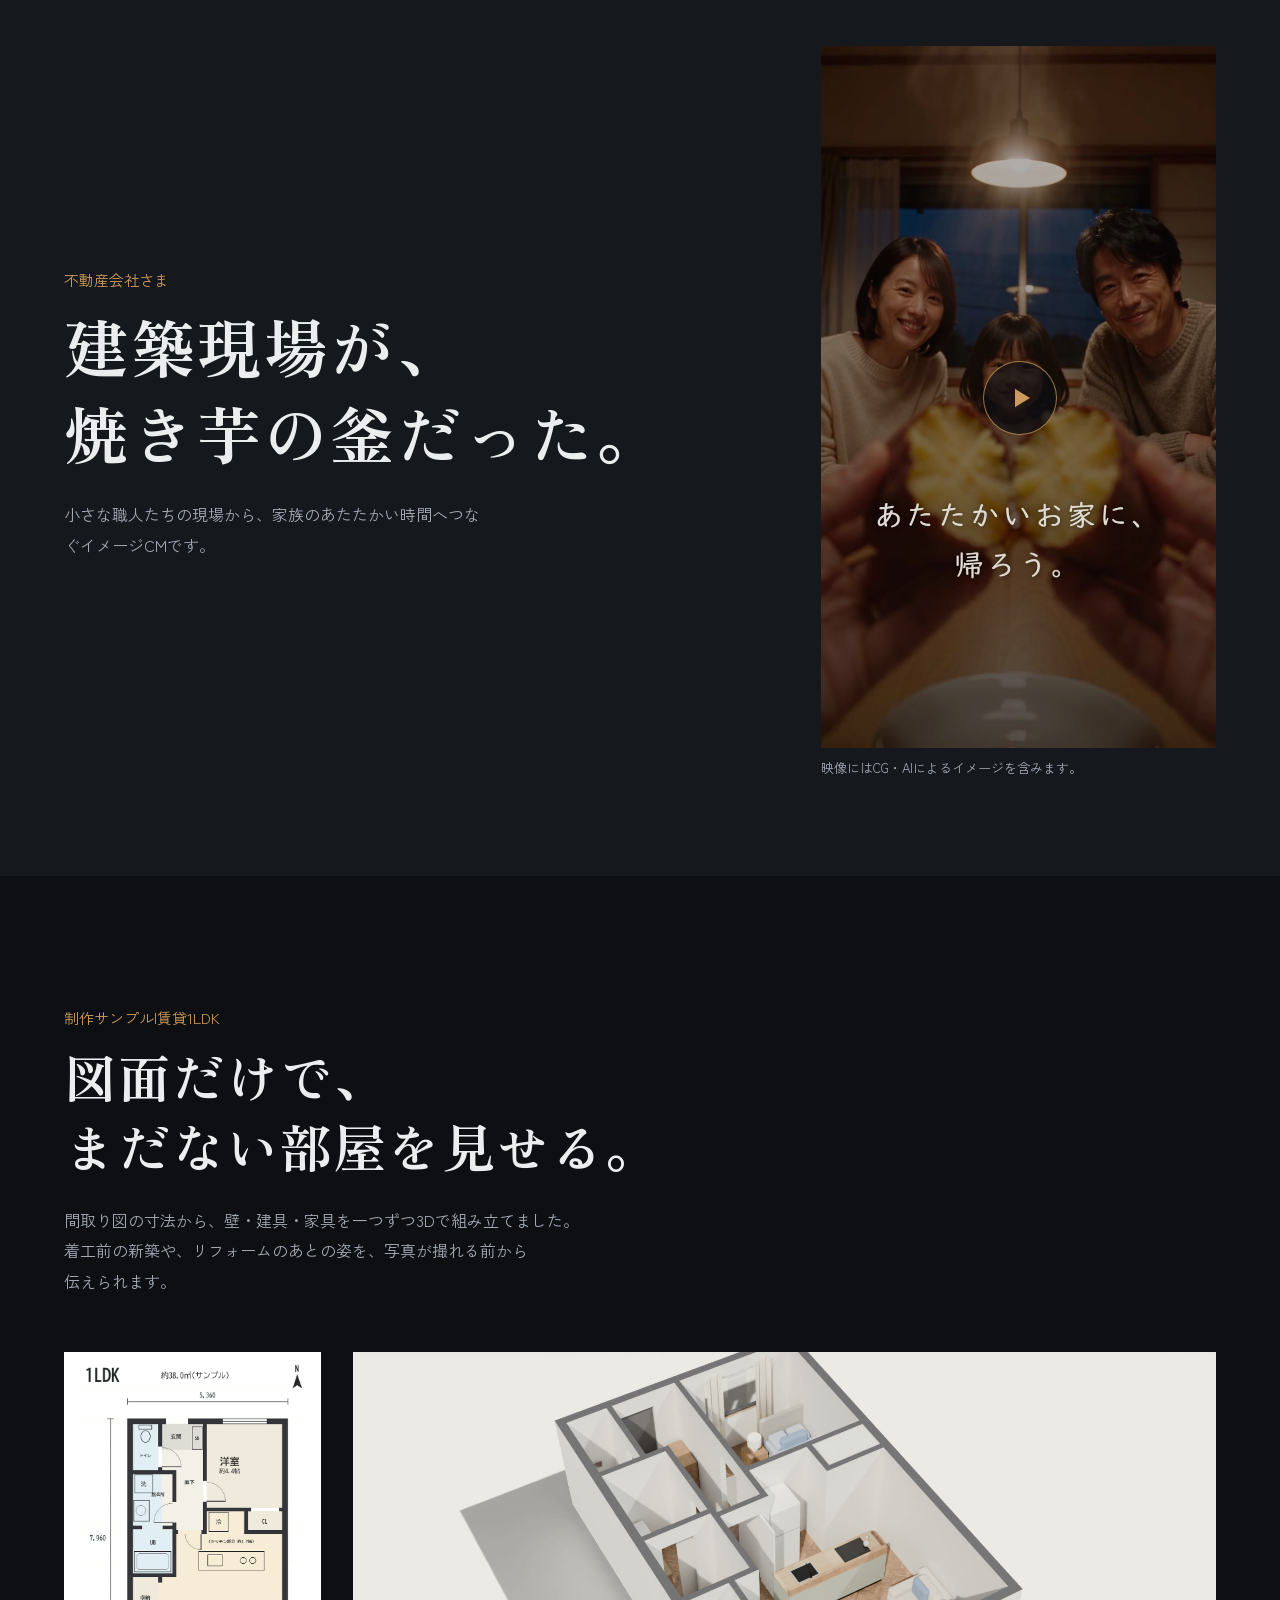
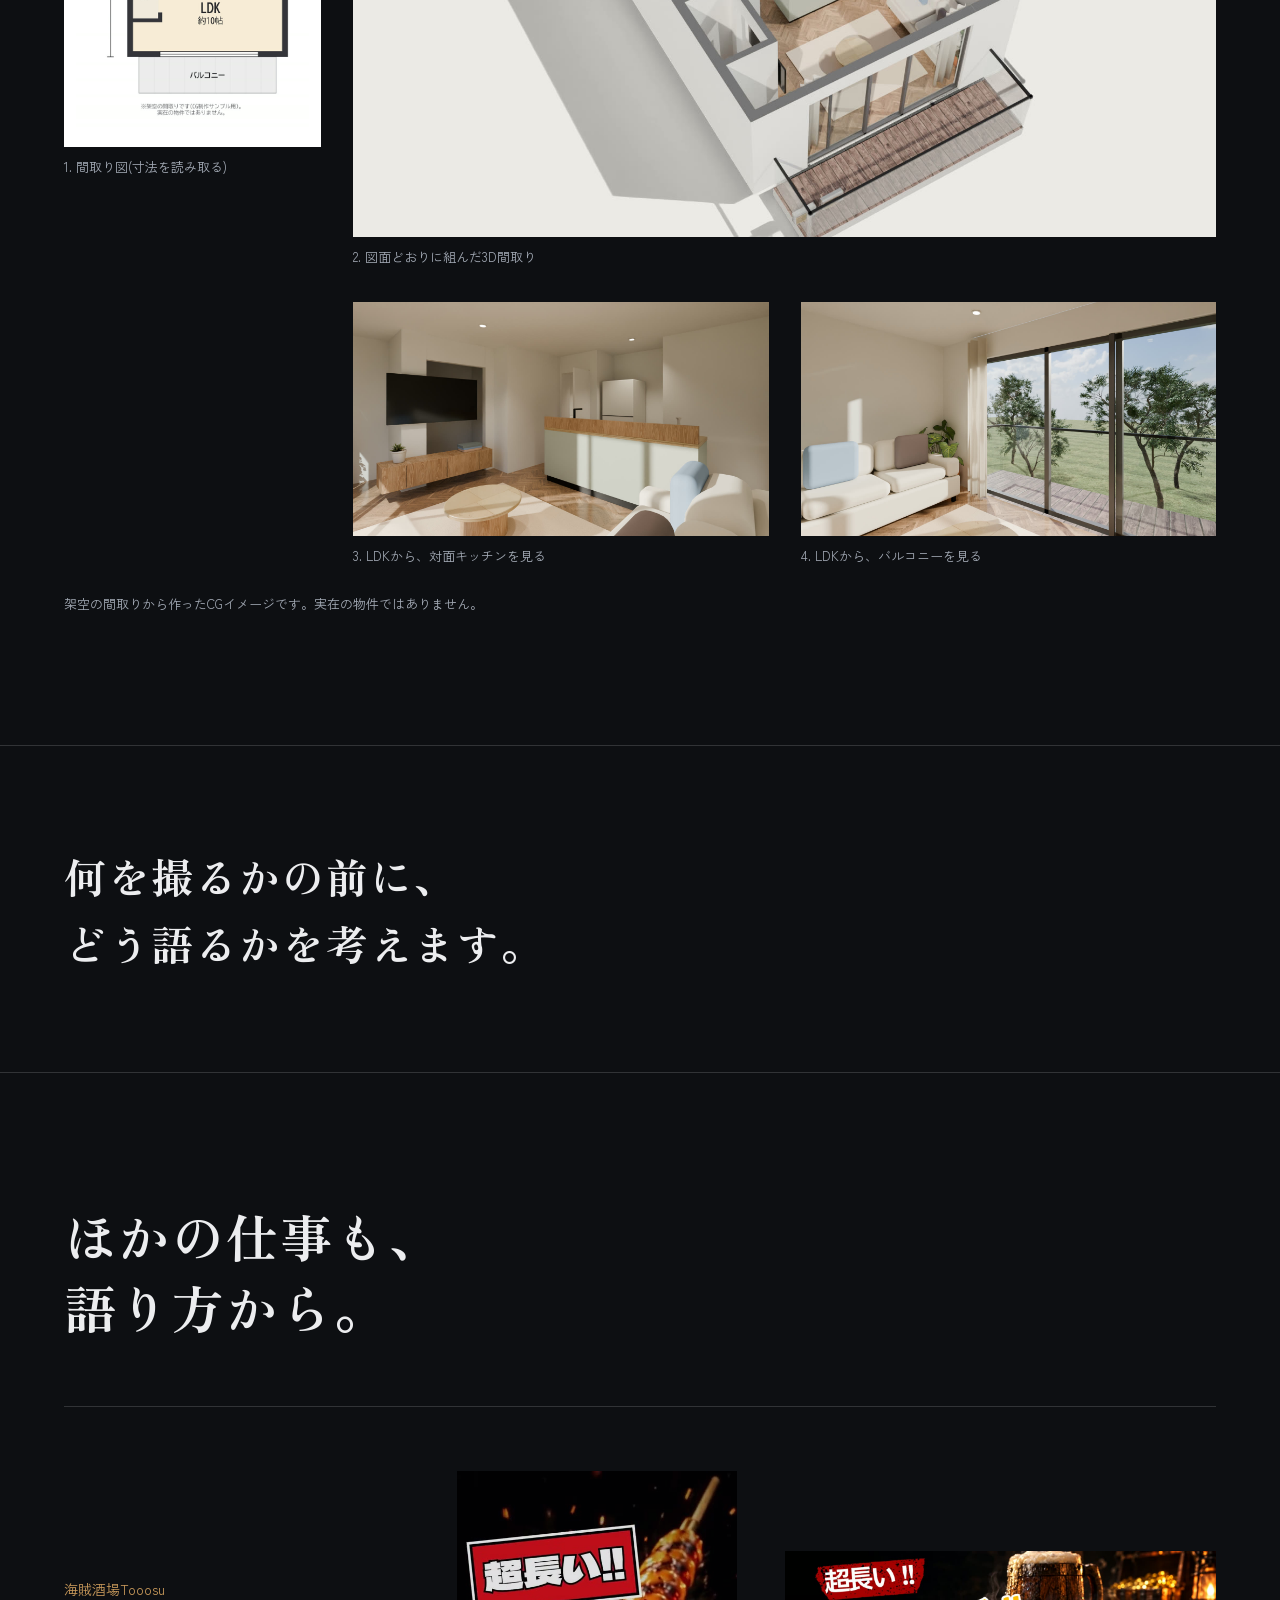
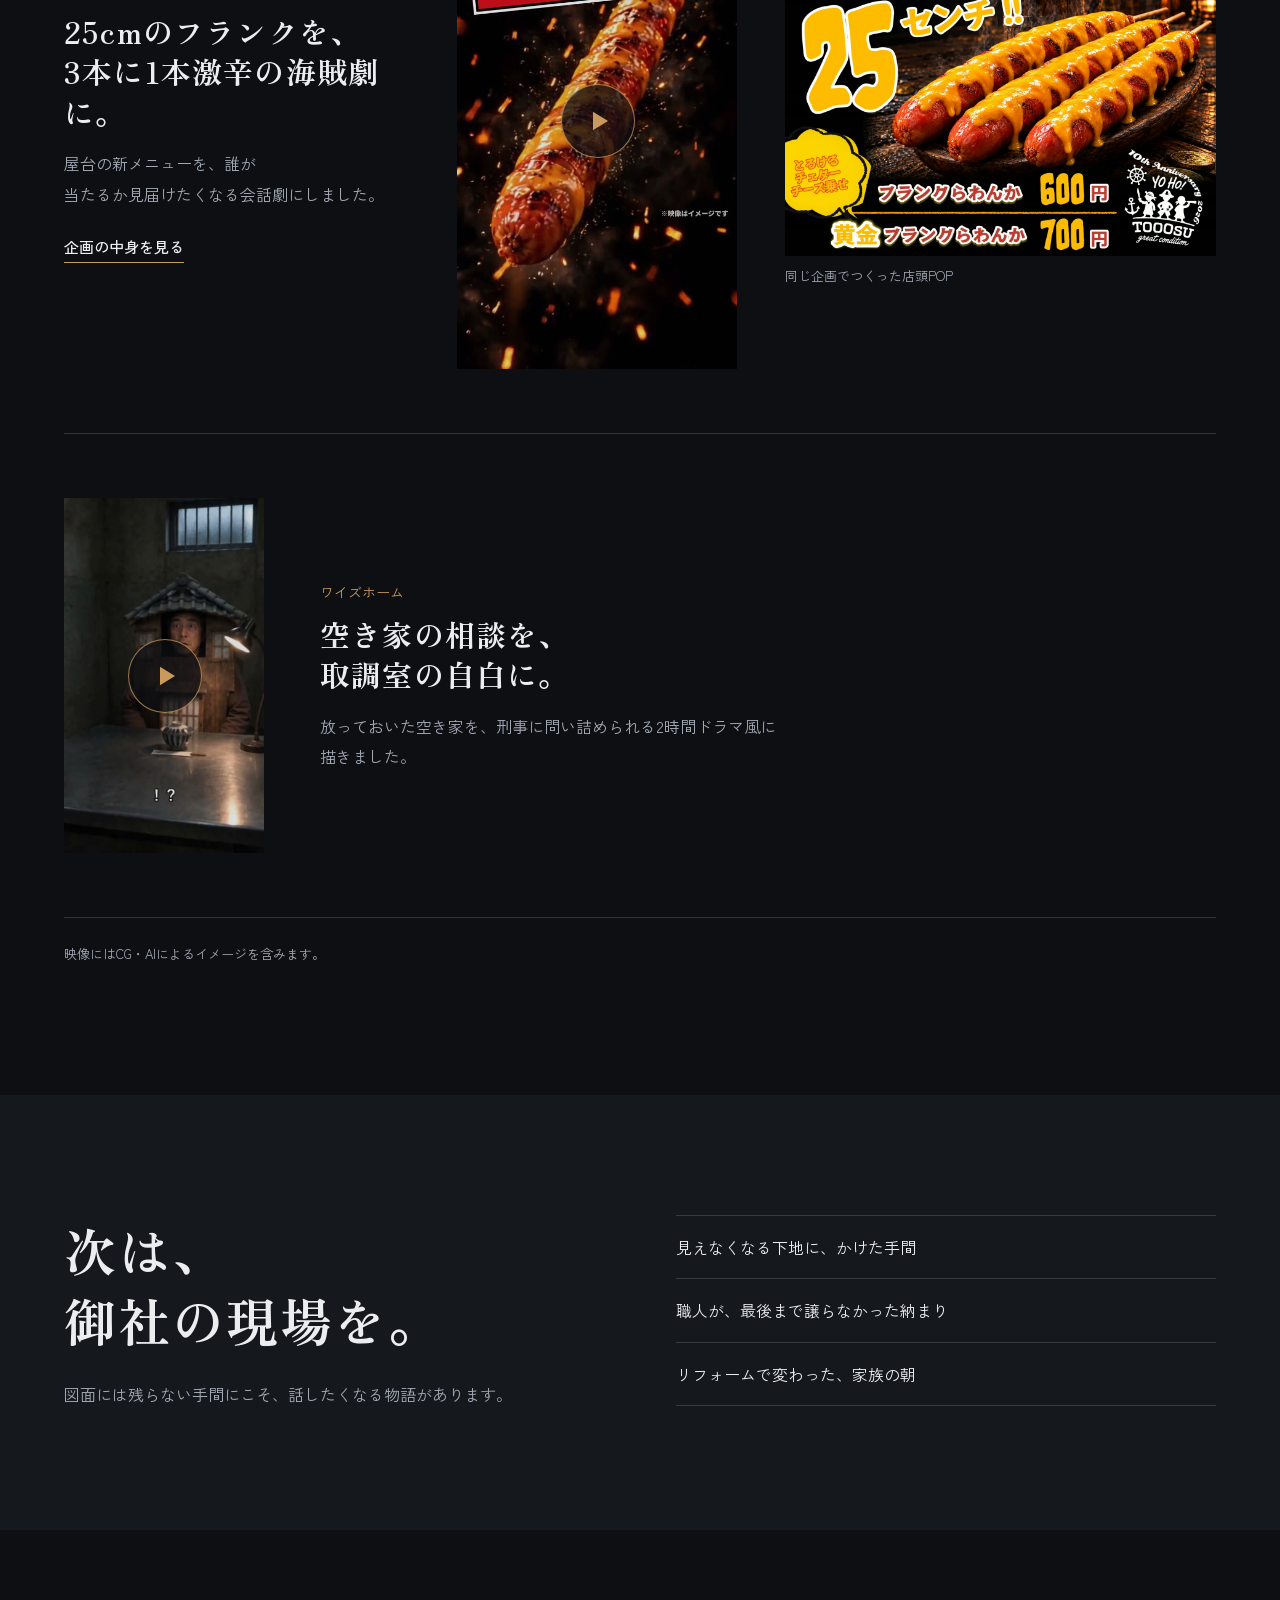
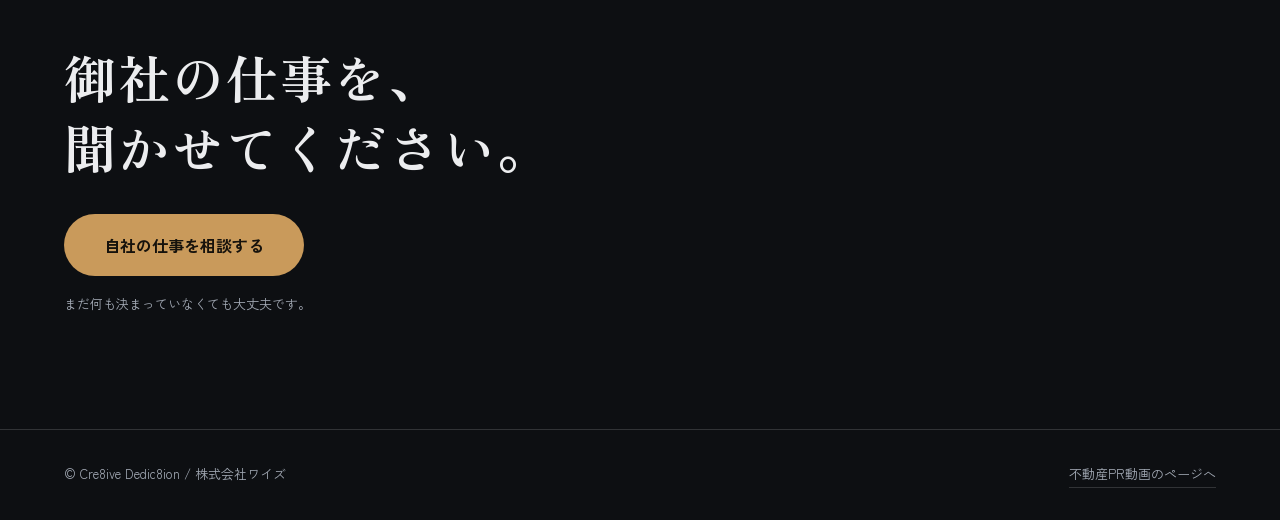
<file: produce/index.html>
<!doctype html>
<html lang="ja">
<head>
<meta charset="utf-8">
<meta name="viewport" content="width=device-width, initial-scale=1">
<title>工務店・リフォームの動画 | Cre8ive Dedic8ion</title>
<meta name="description" content="現場のいい仕事を、見た人が誰かに話したくなる動画に。和菓子店、海賊酒場、不動産会社の企画・制作事例を、商品と企画と完成動画の流れで紹介します。工務店・リフォーム会社のご相談を受け付けています。">
<link rel="canonical" href="https://c8d8.github.io/produce/">
<meta property="og:type" content="website">
<meta property="og:title" content="いい仕事は、物語にすると伝わる。| Cre8ive Dedic8ion">
<meta property="og:description" content="現場のいい仕事を、見た人が誰かに話したくなる動画にします。">
<meta property="og:url" content="https://c8d8.github.io/produce/">
<meta property="og:image" content="https://c8d8.github.io/produce/media/ogp.jpg">
<meta name="twitter:card" content="summary_large_image">
<link rel="icon" href="../media/mark.png">
<link rel="preconnect" href="https://fonts.googleapis.com">
<link rel="preconnect" href="https://fonts.gstatic.com" crossorigin>
<link href="https://fonts.googleapis.com/css2?family=Zen+Old+Mincho:wght@700&family=Zen+Kaku+Gothic+New:wght@400;500;700&display=swap" rel="stylesheet">
<link rel="stylesheet" href="style.css">
</head>
<body>

<!-- ここから：一番上 -->
<section class="hero">
  <img src="media/mochi.jpg" alt="笹の葉に包まれた、和菓子処あんこやのよもぎ入り白あんころ餅">
  <nav class="nav"><a href="../"><img src="../media/logo_light.png" alt="Cre8ive Dedic8ion"></a><a class="link" href="#works">制作事例を見る</a></nav>
  <div class="in wrap">
    <p class="who">工務店・リフォーム会社の、企画と動画制作</p>
    <h1>いい仕事は、<br>物語にすると<br>伝わる。</h1>
    <p class="sub">現場の仕事を、見た人が誰かに話したくなる動画にします。</p>
    <a class="btn" href="https://forms.gle/aHXsU9NMDf1D1KQB9" target="_blank" rel="noopener">自社の仕事を相談する</a>
    <p class="proof">和菓子店、酒場、不動産会社の企画動画を制作しています。</p>
  </div>
</section>

<main>
<!-- ここから：主役の事例(あんこや) -->
<section class="feature wrap" id="works">
  <header class="fade">
    <p class="shop">和菓子処あんこや</p>
    <h2>このあんころ餅を、<br>こう見せた。</h2>
  </header>
  <div class="flow">
    <figure class="fade"><img src="media/mochi_close.jpg" alt="よもぎ入り白あんころ餅の商品写真の寄り" loading="lazy"><figcaption>お預かりした、本物の商品写真</figcaption></figure>
    <div class="idea fade">大判小判より、<br>あんころ餅を<br>選ぶお代官様。
      <small>期間限定の味を、まじめに説明しない。時代劇の密会に持ち込み、思わず笑って名前が残る一本にしました。</small>
      <a class="more" href="ankoya/">企画の中身を見る</a>
    </div>
    <figure class="tv fade"><video src="media/ankoya.mp4" poster="media/ankoya.jpg" controls playsinline preload="none" aria-label="和菓子処あんこやの動画"></video><figcaption>完成した動画(58秒)。CG・AIによるイメージを含みます。</figcaption></figure>
  </div>
</section>

<!-- ここから：採用の事例(サンプル) -->
<section class="recruit wrap">
  <header class="fade">
    <p class="shop">採用にお困りの工務店さま|制作サンプル</p>
    <h2>この求人を、<br>こう変える。</h2>
    <p class="t">条件を並べるだけの求人を、若い人の不安に答える求人と動画に。給与・休日・待遇は、そのままです。</p>
  </header>
  <div class="rc-grid">
    <article class="ba-card before fade">
      <p class="ba-tag">よくある求人</p>
      <div class="job">
        <p class="job-co">〇〇工務店</p>
        <h3>大工・施工管理スタッフ募集</h3>
        <dl>
          <dt>給与</dt><dd>月給25万円〜(経験による)</dd>
          <dt>休日</dt><dd>週休2日制(会社カレンダーによる)</dd>
          <dt>待遇</dt><dd>社会保険完備/資格手当/車通勤OK</dd>
        </dl>
        <p class="job-pr">未経験歓迎！アットホームな職場です。</p>
      </div>
    </article>
    <p class="rc-arrow fade" aria-hidden="true"><span class="rc-d">→</span><span class="rc-m">↓</span></p>
    <article class="ba-card after fade">
      <p class="ba-tag">こうなる</p>
      <div class="job">
        <p class="job-co">〇〇工務店|大工見習い・施工管理</p>
        <h3>現場は、<br>思ってるより明るい。</h3>
        <ol class="qa">
          <li><span>怖そう？</span>こわもての親方が、休憩中は真っ先に吹き出します。</li>
          <li><span>教えてもらえる？</span>最初の1年は、先輩が隣について一緒に刻みます。</li>
          <li><span>その先は？</span>自分が建てた家に、夜、明かりがつきます。</li>
        </ol>
      </div>
    </article>
    <figure class="tv fade"><video src="media/saiyo2.mp4" poster="media/saiyo2.jpg" controls playsinline preload="none" aria-label="採用動画のサンプル。怖そうな親方がよく笑う"></video><figcaption>求人に添える動画(16秒)。CG・AIによるイメージです。</figcaption></figure>
  </div>
  <a class="more" href="saiyo/">採用広告の中身を見る(動画3本)</a>
  <p class="note" style="margin-top:20px">架空の工務店で作ったサンプルです。実在の会社・求人ではありません。</p>
</section>

<!-- ここから：建築の事例(焼き芋) -->
<section class="band">
  <div class="wrap band-in">
    <div class="fade"><p class="shop">不動産会社さま</p><h2>建築現場が、<br>焼き芋の釜だった。</h2><p class="t">小さな職人たちの現場から、家族のあたたかい時間へつなぐイメージCMです。</p></div>
    <div class="tv fade"><video src="../media/yakiimo.mp4" poster="../media/yakiimo.jpg" controls playsinline preload="none" aria-label="不動産会社のイメージCM"></video><p class="note" style="margin-top:8px">映像にはCG・AIによるイメージを含みます。</p></div>
  </div>
</section>

<!-- ここから：図面から部屋を見せる(サンプル) -->
<section class="plan3d wrap">
  <header class="fade">
    <p class="shop">制作サンプル|賃貸1LDK</p>
    <h2>図面だけで、<br>まだない部屋を見せる。</h2>
    <p class="t">間取り図の寸法から、壁・建具・家具を一つずつ3Dで組み立てました。着工前の新築や、リフォームのあとの姿を、写真が撮れる前から伝えられます。</p>
  </header>
  <div class="p3-grid">
    <figure class="p3-plan fade"><img src="media/plan3d_plan.jpg" alt="1LDKの間取り図。北に玄関と洋室、南にLDKとバルコニー" loading="lazy"><figcaption>1. 間取り図(寸法を読み取る)</figcaption></figure>
    <figure class="p3-doll fade"><img src="media/plan3d_dollhouse.jpg" alt="天井を外して斜め上から見た1LDKの3D間取り" loading="lazy"><figcaption>2. 図面どおりに組んだ3D間取り</figcaption></figure>
    <figure class="fade"><img src="media/plan3d_ldk.jpg" alt="LDKの奥から対面キッチンとテレビ台を見たCG" loading="lazy"><figcaption>3. LDKから、対面キッチンを見る</figcaption></figure>
    <figure class="fade"><img src="media/plan3d_balcony.jpg" alt="LDKから掃き出し窓とバルコニーを見たCG" loading="lazy"><figcaption>4. LDKから、バルコニーを見る</figcaption></figure>
  </div>
  <p class="note" style="margin-top:24px">架空の間取りから作ったCGイメージです。実在の物件ではありません。</p>
</section>

<!-- ここから：余白の一文 -->
<section class="quiet"><div class="wrap fade"><p>何を撮るかの前に、<br>どう語るかを考えます。</p></div></section>

<!-- ここから：ほかの事例 -->
<section class="others wrap">
  <h2 class="fade">ほかの仕事も、<br>語り方から。</h2>
  <article class="case pair fade">
    <div class="txt"><p class="shop">海賊酒場Tooosu</p><h3>25cmのフランクを、<br>3本に1本激辛の海賊劇に。</h3><p class="t">屋台の新メニューを、誰が当たるか見届けたくなる会話劇にしました。</p><a class="more" href="tooosu/">企画の中身を見る</a></div>
    <div class="vid"><video src="media/frank.mp4" poster="media/frank.jpg" controls playsinline preload="none" aria-label="海賊酒場Tooosuのフランクの動画"></video></div>
    <figure class="pop"><img src="media/frank_pop.jpg" alt="超長い25センチのフランクを打ち出した店頭POP" loading="lazy"><figcaption>同じ企画でつくった店頭POP</figcaption></figure>
  </article>
  <article class="case small fade">
    <div class="vid"><video src="media/wise.mp4" poster="media/wise.jpg" controls playsinline preload="none" aria-label="ワイズホームの空き家相談CM"></video></div>
    <div class="txt"><p class="shop">ワイズホーム</p><h3>空き家の相談を、<br>取調室の自白に。</h3><p class="t">放っておいた空き家を、刑事に問い詰められる2時間ドラマ風に描きました。</p></div>
  </article>
  <p class="note" style="margin-top:24px">映像にはCG・AIによるイメージを含みます。</p>
</section>

<!-- ここから：工務店さんへ -->
<section class="next">
  <div class="wrap grid">
    <div class="fade"><h2>次は、<br>御社の現場を。</h2><p class="lead" style="margin-top:24px">図面には残らない手間にこそ、話したくなる物語があります。</p></div>
    <ul class="fade">
      <li>見えなくなる下地に、かけた手間</li>
      <li>職人が、最後まで譲らなかった納まり</li>
      <li>リフォームで変わった、家族の朝</li>
    </ul>
  </div>
</section>

<!-- ここから：最後のボタン -->
<section class="cta wrap fade">
  <h2>御社の仕事を、<br>聞かせてください。</h2>
  <a class="btn" href="https://forms.gle/aHXsU9NMDf1D1KQB9" target="_blank" rel="noopener">自社の仕事を相談する</a>
  <p class="note">まだ何も決まっていなくても大丈夫です。</p>
</section>
</main>

<footer class="wrap"><span>© Cre8ive Dedic8ion / 株式会社ワイズ</span><a href="../">不動産PR動画のページへ</a></footer>
<script src="script.js"></script>
</body>
</html>
</file>
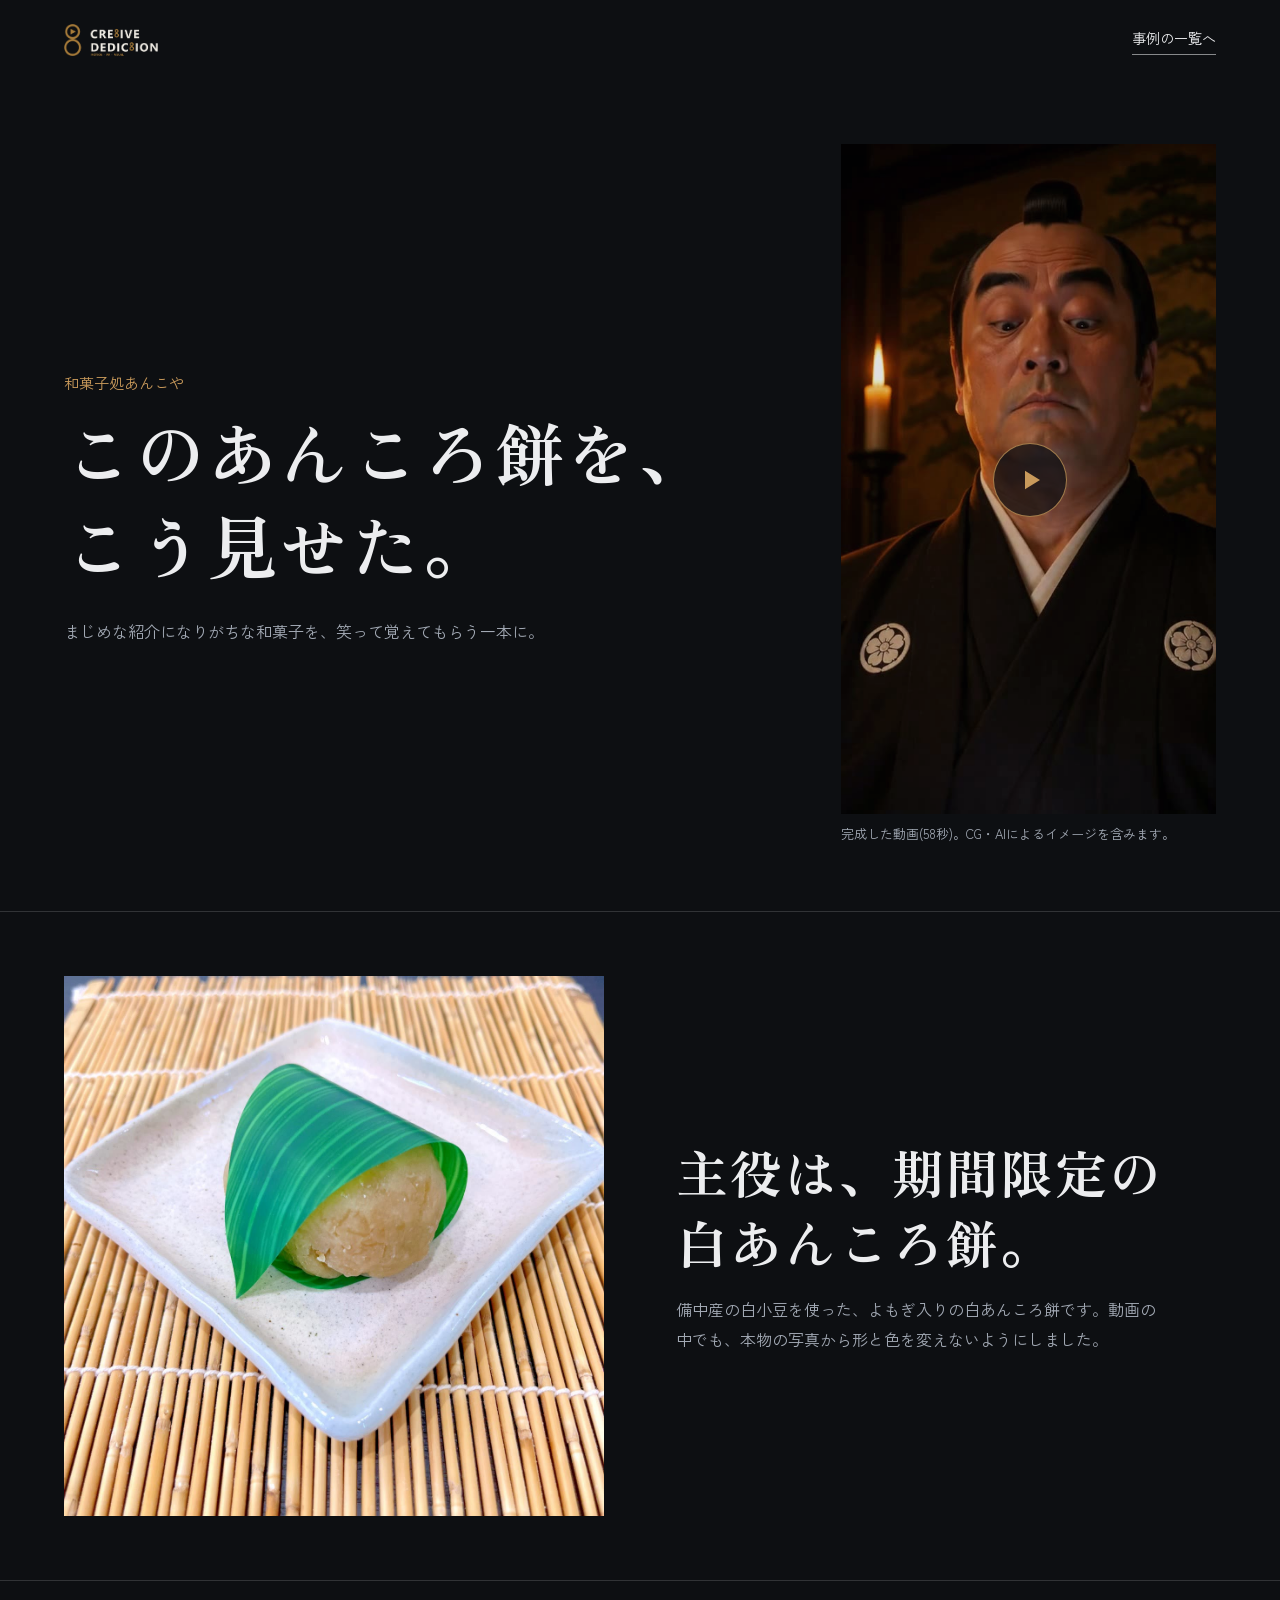
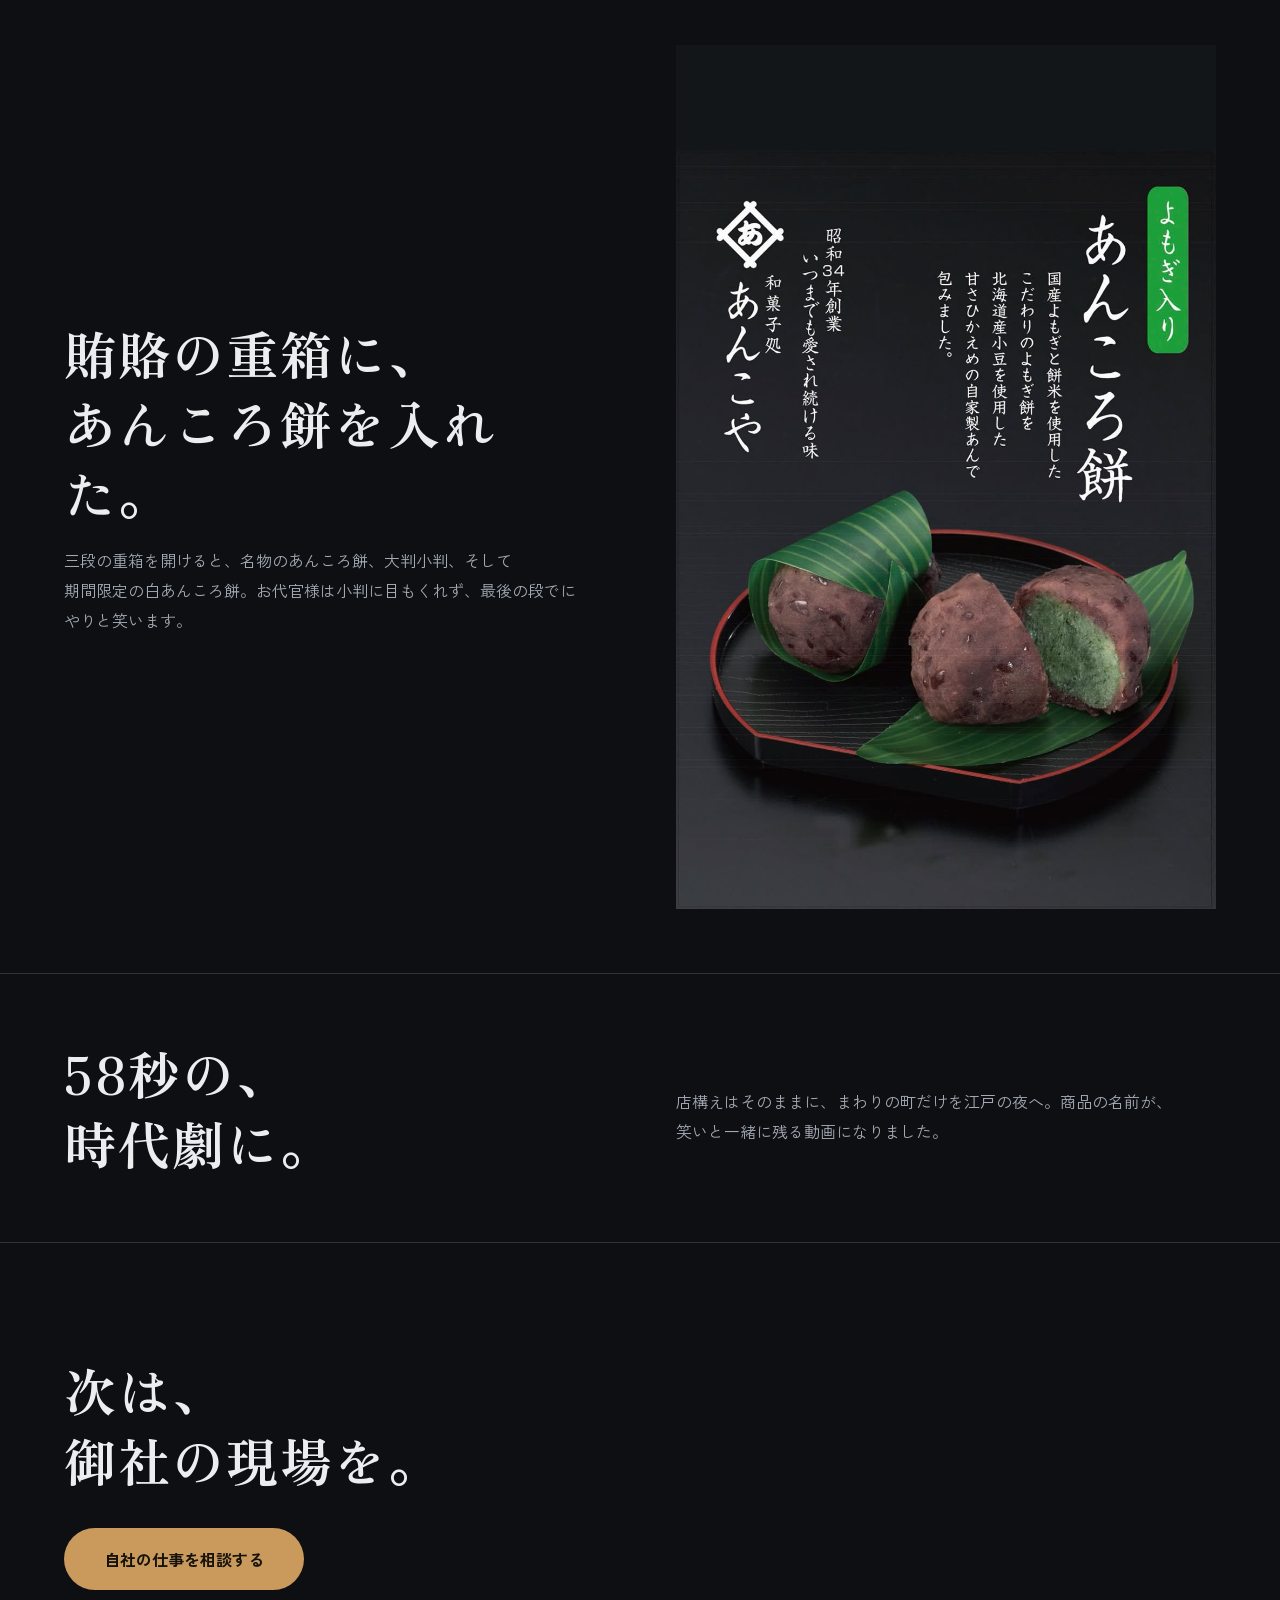
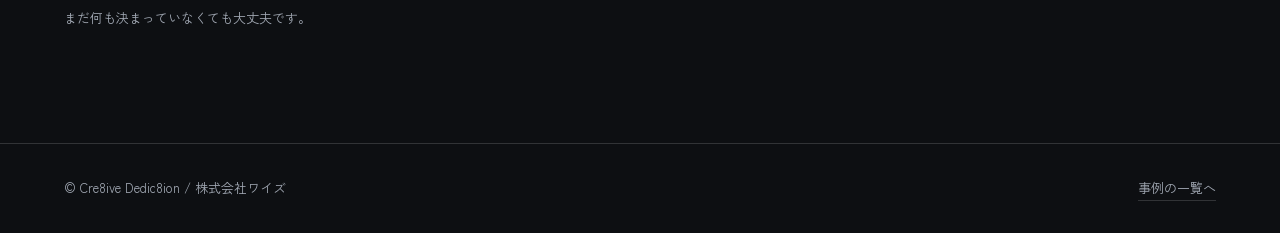
<file: produce/ankoya/index.html>
<!doctype html>
<html lang="ja">
<head>
<meta charset="utf-8">
<meta name="viewport" content="width=device-width, initial-scale=1">
<title>和菓子処あんこやの動画 | Cre8ive Dedic8ion</title>
<meta name="description" content="和菓子処あんこやの期間限定、よもぎ入り白あんころ餅を、時代劇の密会に持ち込んだ企画動画の制作事例です。本物の商品写真から、企画の考え方、完成した動画までの流れを紹介します。">
<link rel="canonical" href="https://c8d8.github.io/produce/ankoya/">
<meta property="og:type" content="article">
<meta property="og:title" content="このあんころ餅を、こう見せた。| Cre8ive Dedic8ion">
<meta property="og:description" content="和菓子処あんこやの企画動画の制作事例です。">
<meta property="og:url" content="https://c8d8.github.io/produce/ankoya/">
<meta property="og:image" content="https://c8d8.github.io/produce/media/ogp.jpg">
<meta name="twitter:card" content="summary_large_image">
<link rel="icon" href="../../media/mark.png">
<link rel="preconnect" href="https://fonts.googleapis.com">
<link rel="preconnect" href="https://fonts.gstatic.com" crossorigin>
<link href="https://fonts.googleapis.com/css2?family=Zen+Old+Mincho:wght@700&family=Zen+Kaku+Gothic+New:wght@400;500;700&display=swap" rel="stylesheet">
<link rel="stylesheet" href="../style.css">
</head>
<body>
<nav class="nav"><a href="../"><img src="../../media/logo_light.png" alt="Cre8ive Dedic8ion"></a><a class="link" href="../">事例の一覧へ</a></nav>

<main>
<!-- ここから：見出し -->
<header class="ch wrap">
  <div>
    <p class="shop">和菓子処あんこや</p>
    <h1>このあんころ餅を、<br>こう見せた。</h1>
    <p class="lead">まじめな紹介になりがちな和菓子を、笑って覚えてもらう一本に。</p>
  </div>
  <div class="ch-media"><video src="../media/ankoya.mp4" poster="../media/ankoya.jpg" controls playsinline preload="none" aria-label="和菓子処あんこやの動画"></video><p class="note">完成した動画(58秒)。CG・AIによるイメージを含みます。</p></div>
</header>

<!-- ここから：商品 -->
<section class="step wrap fade">
  <img src="../media/mochi.jpg" alt="よもぎ入り白あんころ餅の商品写真" loading="lazy">
  <div><h2>主役は、期間限定の<br>白あんころ餅。</h2><p>備中産の白小豆を使った、よもぎ入りの白あんころ餅です。動画の中でも、本物の写真から形と色を変えないようにしました。</p></div>
</section>

<!-- ここから：企画 -->
<section class="step rev wrap fade">
  <img src="../media/meibutsu.jpg" alt="名物のよもぎ入りあんころ餅" loading="lazy">
  <div><h2>賄賂の重箱に、<br>あんころ餅を入れた。</h2><p>三段の重箱を開けると、名物のあんころ餅、大判小判、そして期間限定の白あんころ餅。お代官様は小判に目もくれず、最後の段でにやりと笑います。</p></div>
</section>

<!-- ここから：動画 -->
<section class="step wrap fade">
  <h2>58秒の、<br>時代劇に。</h2>
  <div><p>店構えはそのままに、まわりの町だけを江戸の夜へ。商品の名前が、笑いと一緒に残る動画になりました。</p></div>
</section>
</main>

<!-- ここから：最後のボタン -->
<section class="cta wrap fade" style="border-top:1px solid var(--rule)">
  <h2>次は、<br>御社の現場を。</h2>
  <a class="btn" href="https://forms.gle/aHXsU9NMDf1D1KQB9" target="_blank" rel="noopener">自社の仕事を相談する</a>
  <p class="note">まだ何も決まっていなくても大丈夫です。</p>
</section>
<footer class="wrap"><span>© Cre8ive Dedic8ion / 株式会社ワイズ</span><a href="../">事例の一覧へ</a></footer>
<script src="../script.js"></script>
</body>
</html>
</file>
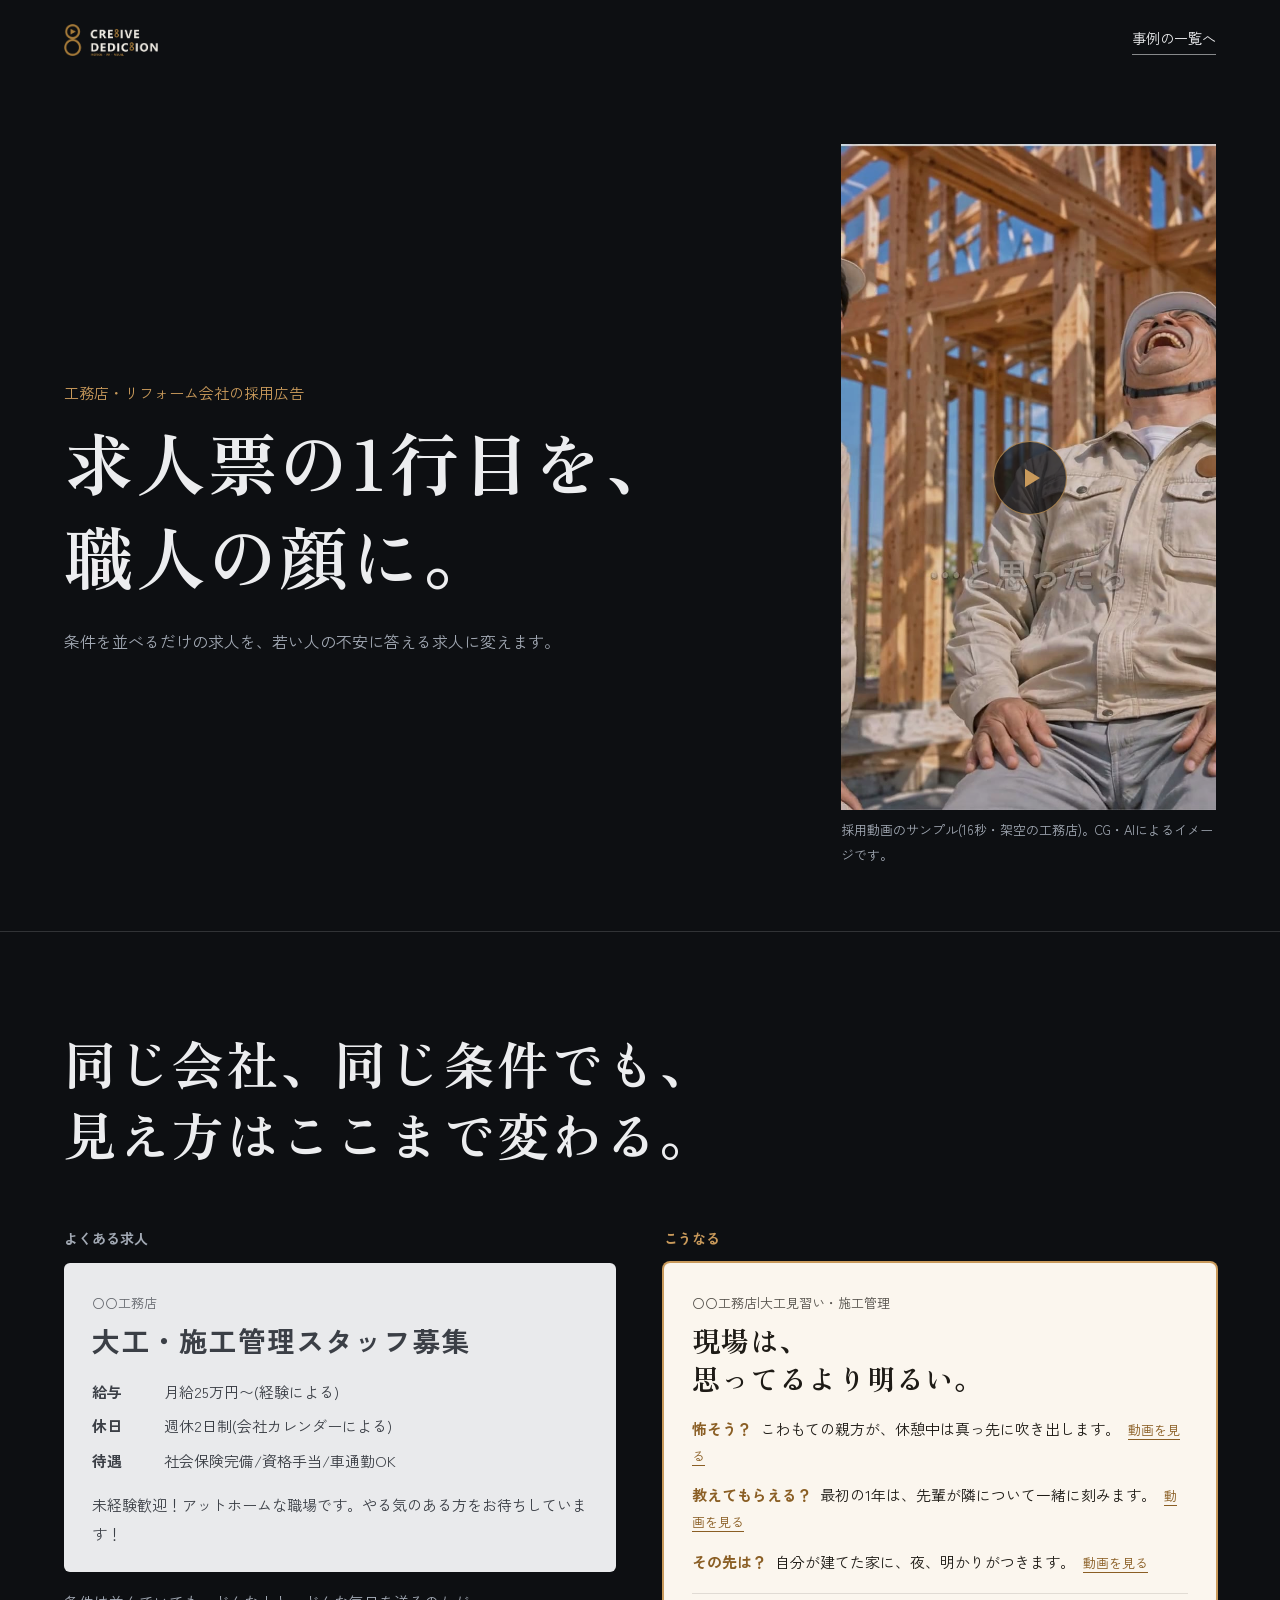
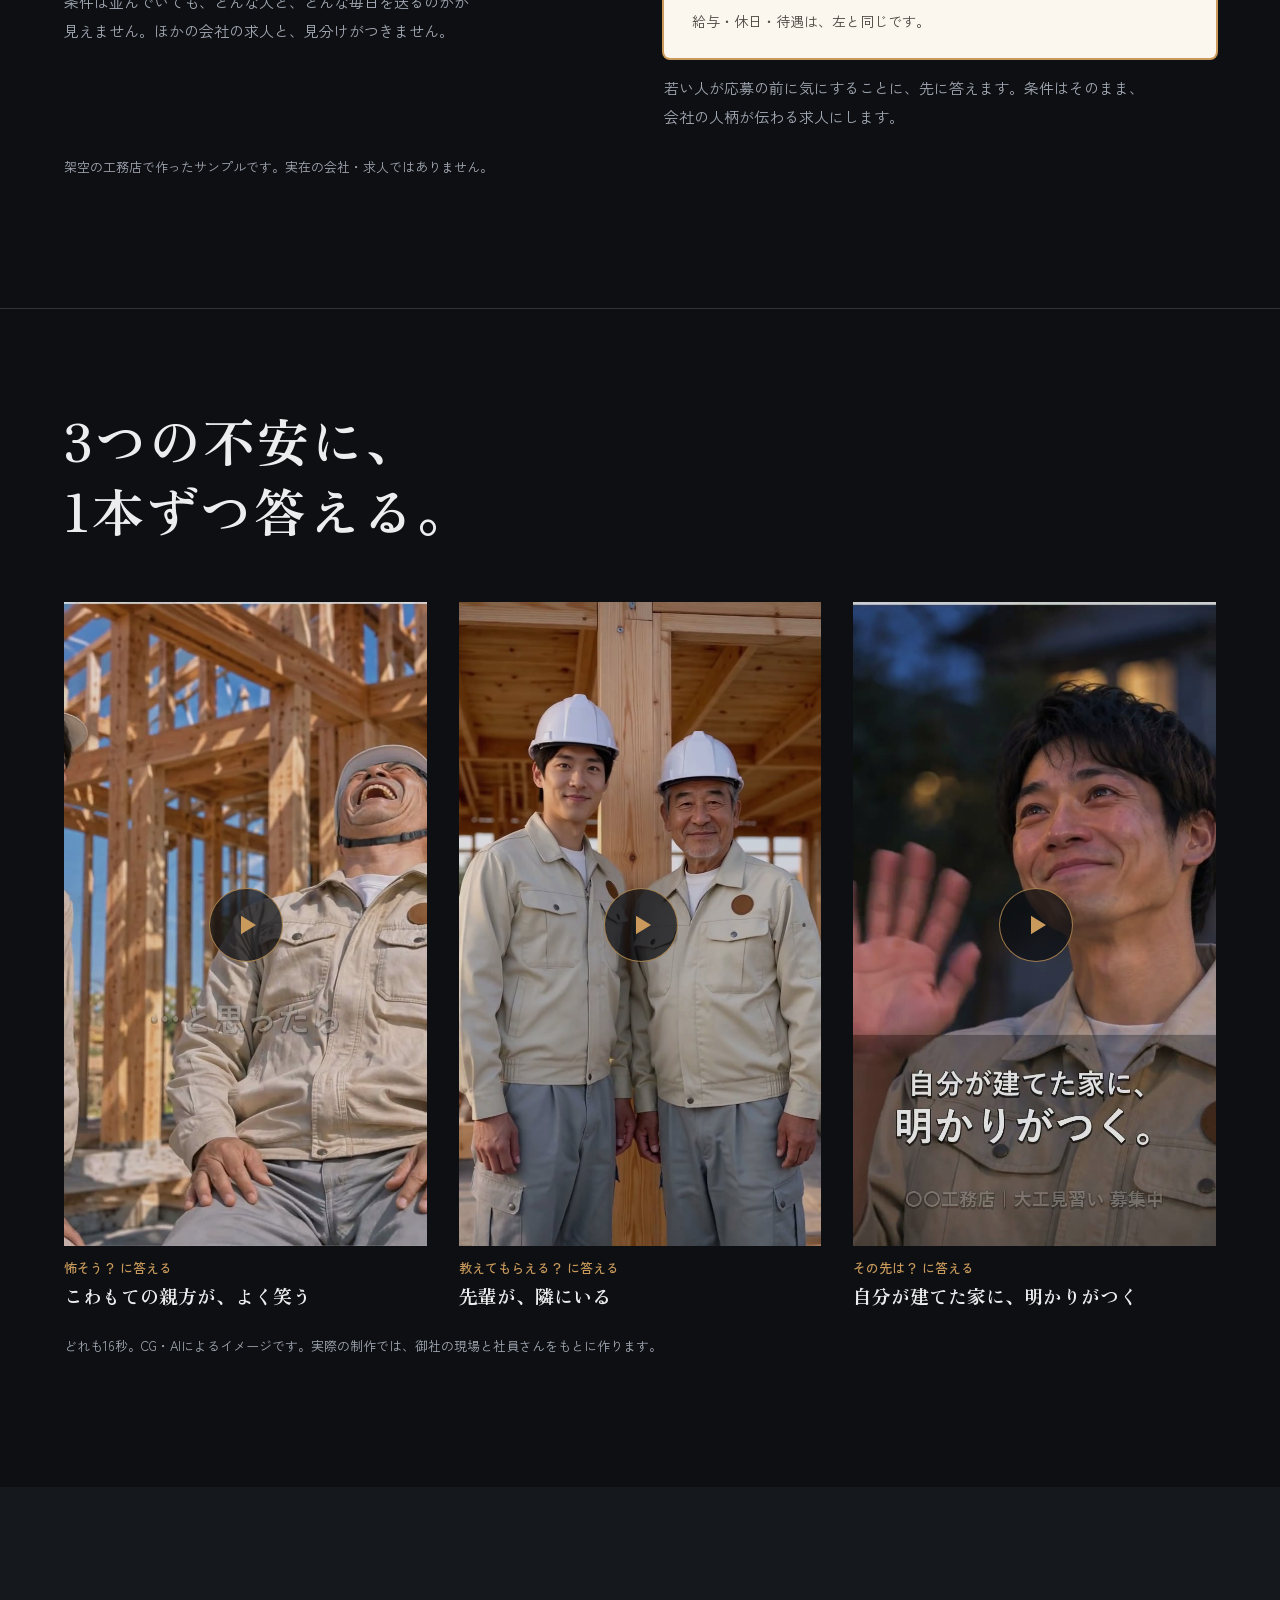
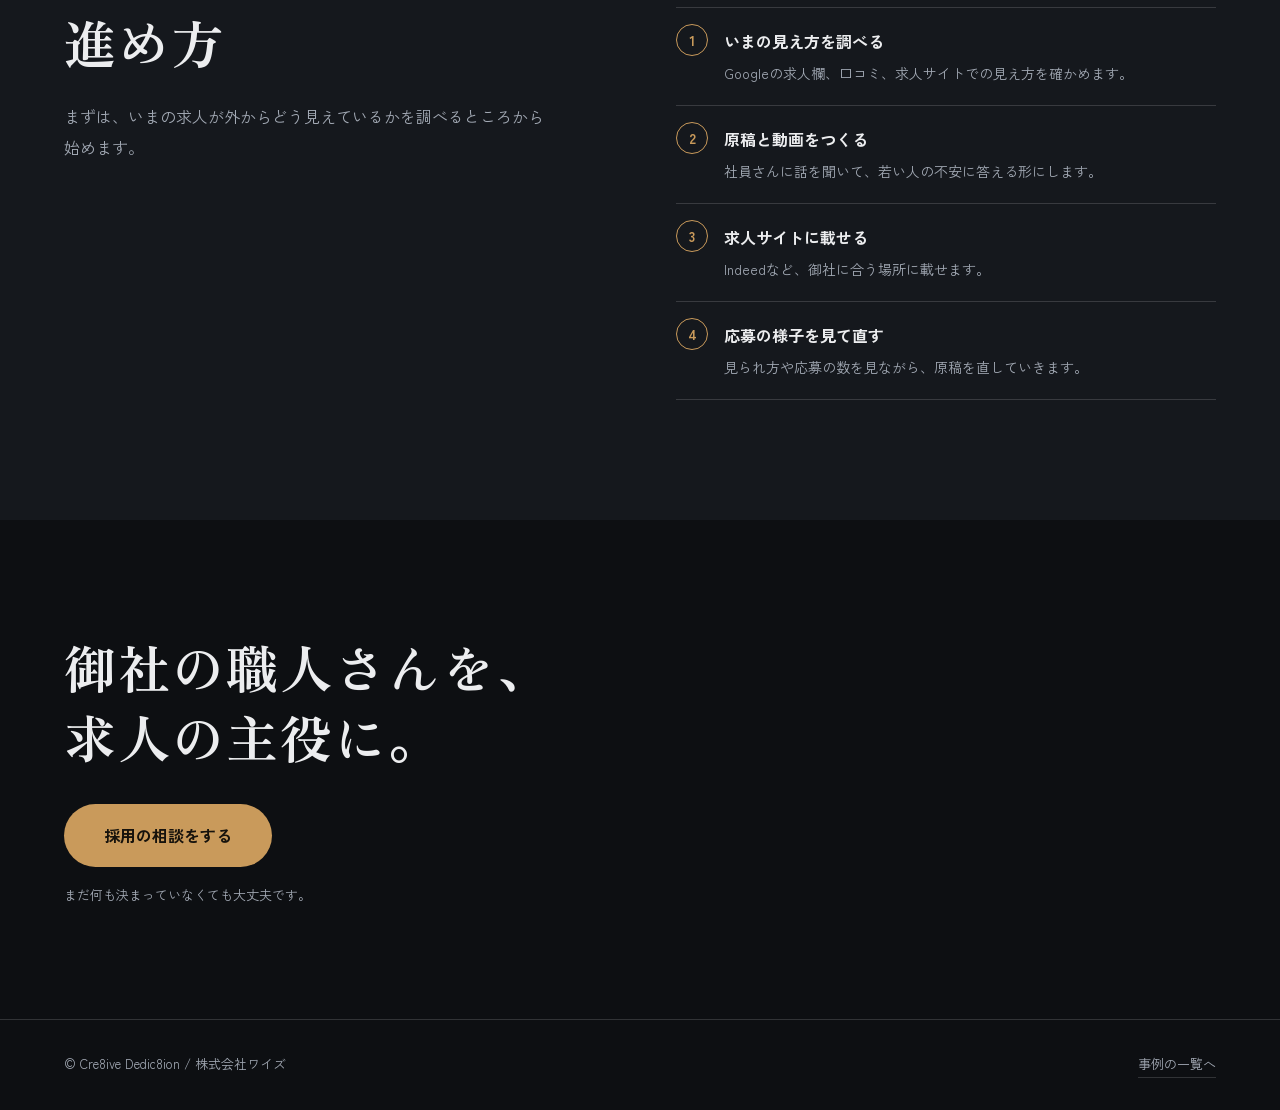
<file: produce/saiyo/index.html>
<!doctype html>
<html lang="ja">
<head>
<meta charset="utf-8">
<meta name="viewport" content="width=device-width, initial-scale=1">
<title>工務店の採用広告と求人動画 | Cre8ive Dedic8ion</title>
<meta name="description" content="条件を並べるだけの求人を、若い人の不安に答える求人に。工務店・リフォーム会社の求人原稿と採用動画を、よくある形とのくらべで紹介します。">
<link rel="canonical" href="https://c8d8.github.io/produce/saiyo/">
<meta property="og:type" content="article">
<meta property="og:title" content="求人票の1行目を、職人の顔に。| Cre8ive Dedic8ion">
<meta property="og:description" content="工務店・リフォーム会社の求人原稿と採用動画をつくります。">
<meta property="og:url" content="https://c8d8.github.io/produce/saiyo/">
<meta property="og:image" content="https://c8d8.github.io/produce/media/saiyo2.jpg">
<meta name="twitter:card" content="summary_large_image">
<link rel="icon" href="../../media/mark.png">
<link rel="preconnect" href="https://fonts.googleapis.com">
<link rel="preconnect" href="https://fonts.gstatic.com" crossorigin>
<link href="https://fonts.googleapis.com/css2?family=Zen+Old+Mincho:wght@700&family=Zen+Kaku+Gothic+New:wght@400;500;700&display=swap" rel="stylesheet">
<link rel="stylesheet" href="../style.css">
</head>
<body>
<nav class="nav"><a href="../"><img src="../../media/logo_light.png" alt="Cre8ive Dedic8ion"></a><a class="link" href="../">事例の一覧へ</a></nav>

<main>
<!-- ここから：見出し -->
<header class="ch wrap">
  <div>
    <p class="shop">工務店・リフォーム会社の採用広告</p>
    <h1>求人票の1行目を、<br>職人の顔に。</h1>
    <p class="lead">条件を並べるだけの求人を、若い人の不安に答える求人に変えます。</p>
  </div>
  <div class="ch-media"><video src="../media/saiyo2.mp4" poster="../media/saiyo2.jpg" controls playsinline preload="none" aria-label="採用動画のサンプル。怖そうな親方がよく笑う"></video><p class="note">採用動画のサンプル(16秒・架空の工務店)。CG・AIによるイメージです。</p></div>
</header>

<!-- ここから：よくある求人と、こうなる -->
<section class="ba wrap">
  <h2 class="fade">同じ会社、同じ条件でも、<br>見え方はここまで変わる。</h2>
  <div class="ba-grid">
    <article class="ba-card before fade">
      <p class="ba-tag">よくある求人</p>
      <div class="job">
        <p class="job-co">〇〇工務店</p>
        <h3>大工・施工管理スタッフ募集</h3>
        <dl>
          <dt>給与</dt><dd>月給25万円〜(経験による)</dd>
          <dt>休日</dt><dd>週休2日制(会社カレンダーによる)</dd>
          <dt>待遇</dt><dd>社会保険完備/資格手当/車通勤OK</dd>
        </dl>
        <p class="job-pr">未経験歓迎！アットホームな職場です。やる気のある方をお待ちしています！</p>
      </div>
      <p class="ba-why">条件は並んでいても、どんな人と、どんな毎日を送るのかが見えません。ほかの会社の求人と、見分けがつきません。</p>
    </article>
    <article class="ba-card after fade">
      <p class="ba-tag">こうなる</p>
      <div class="job">
        <p class="job-co">〇〇工務店|大工見習い・施工管理</p>
        <h3>現場は、<br>思ってるより明るい。</h3>
        <ol class="qa">
          <li><span>怖そう？</span>こわもての親方が、休憩中は真っ先に吹き出します。<a href="#v2">動画を見る</a></li>
          <li><span>教えてもらえる？</span>最初の1年は、先輩が隣について一緒に刻みます。<a href="#v1">動画を見る</a></li>
          <li><span>その先は？</span>自分が建てた家に、夜、明かりがつきます。<a href="#v3">動画を見る</a></li>
        </ol>
        <p class="job-cond">給与・休日・待遇は、左と同じです。</p>
      </div>
      <p class="ba-why">若い人が応募の前に気にすることに、先に答えます。条件はそのまま、会社の人柄が伝わる求人にします。</p>
    </article>
  </div>
  <p class="note" style="margin-top:24px">架空の工務店で作ったサンプルです。実在の会社・求人ではありません。</p>
</section>

<!-- ここから：3本の動画 -->
<section class="three wrap">
  <h2 class="fade">3つの不安に、<br>1本ずつ答える。</h2>
  <div class="three-grid">
    <figure class="fade" id="v2"><video src="../media/saiyo2.mp4" poster="../media/saiyo2.jpg" controls playsinline preload="none" aria-label="採用動画のサンプル「ギャップ」"></video><figcaption><span>怖そう？ に答える</span>こわもての親方が、よく笑う</figcaption></figure>
    <figure class="fade" id="v1"><video src="../media/saiyo1.mp4" poster="../media/saiyo1.jpg" controls playsinline preload="none" aria-label="採用動画のサンプル「安心感」"></video><figcaption><span>教えてもらえる？ に答える</span>先輩が、隣にいる</figcaption></figure>
    <figure class="fade" id="v3"><video src="../media/saiyo3.mp4" poster="../media/saiyo3.jpg" controls playsinline preload="none" aria-label="採用動画のサンプル「明かり」"></video><figcaption><span>その先は？ に答える</span>自分が建てた家に、明かりがつく</figcaption></figure>
  </div>
  <p class="note" style="margin-top:24px">どれも16秒。CG・AIによるイメージです。実際の制作では、御社の現場と社員さんをもとに作ります。</p>
</section>

<!-- ここから：進め方 -->
<section class="next">
  <div class="wrap grid">
    <div class="fade"><h2>進め方</h2><p class="lead" style="margin-top:24px">まずは、いまの求人が外からどう見えているかを調べるところから始めます。</p></div>
    <ol class="steps fade">
      <li><span>1</span>いまの見え方を調べる<small>Googleの求人欄、口コミ、求人サイトでの見え方を確かめます。</small></li>
      <li><span>2</span>原稿と動画をつくる<small>社員さんに話を聞いて、若い人の不安に答える形にします。</small></li>
      <li><span>3</span>求人サイトに載せる<small>Indeedなど、御社に合う場所に載せます。</small></li>
      <li><span>4</span>応募の様子を見て直す<small>見られ方や応募の数を見ながら、原稿を直していきます。</small></li>
    </ol>
  </div>
</section>
</main>

<!-- ここから：最後のボタン -->
<section class="cta wrap fade">
  <h2>御社の職人さんを、<br>求人の主役に。</h2>
  <a class="btn" href="https://forms.gle/aHXsU9NMDf1D1KQB9" target="_blank" rel="noopener">採用の相談をする</a>
  <p class="note">まだ何も決まっていなくても大丈夫です。</p>
</section>
<footer class="wrap"><span>© Cre8ive Dedic8ion / 株式会社ワイズ</span><a href="../">事例の一覧へ</a></footer>
<script src="../script.js"></script>
</body>
</html>
</file>
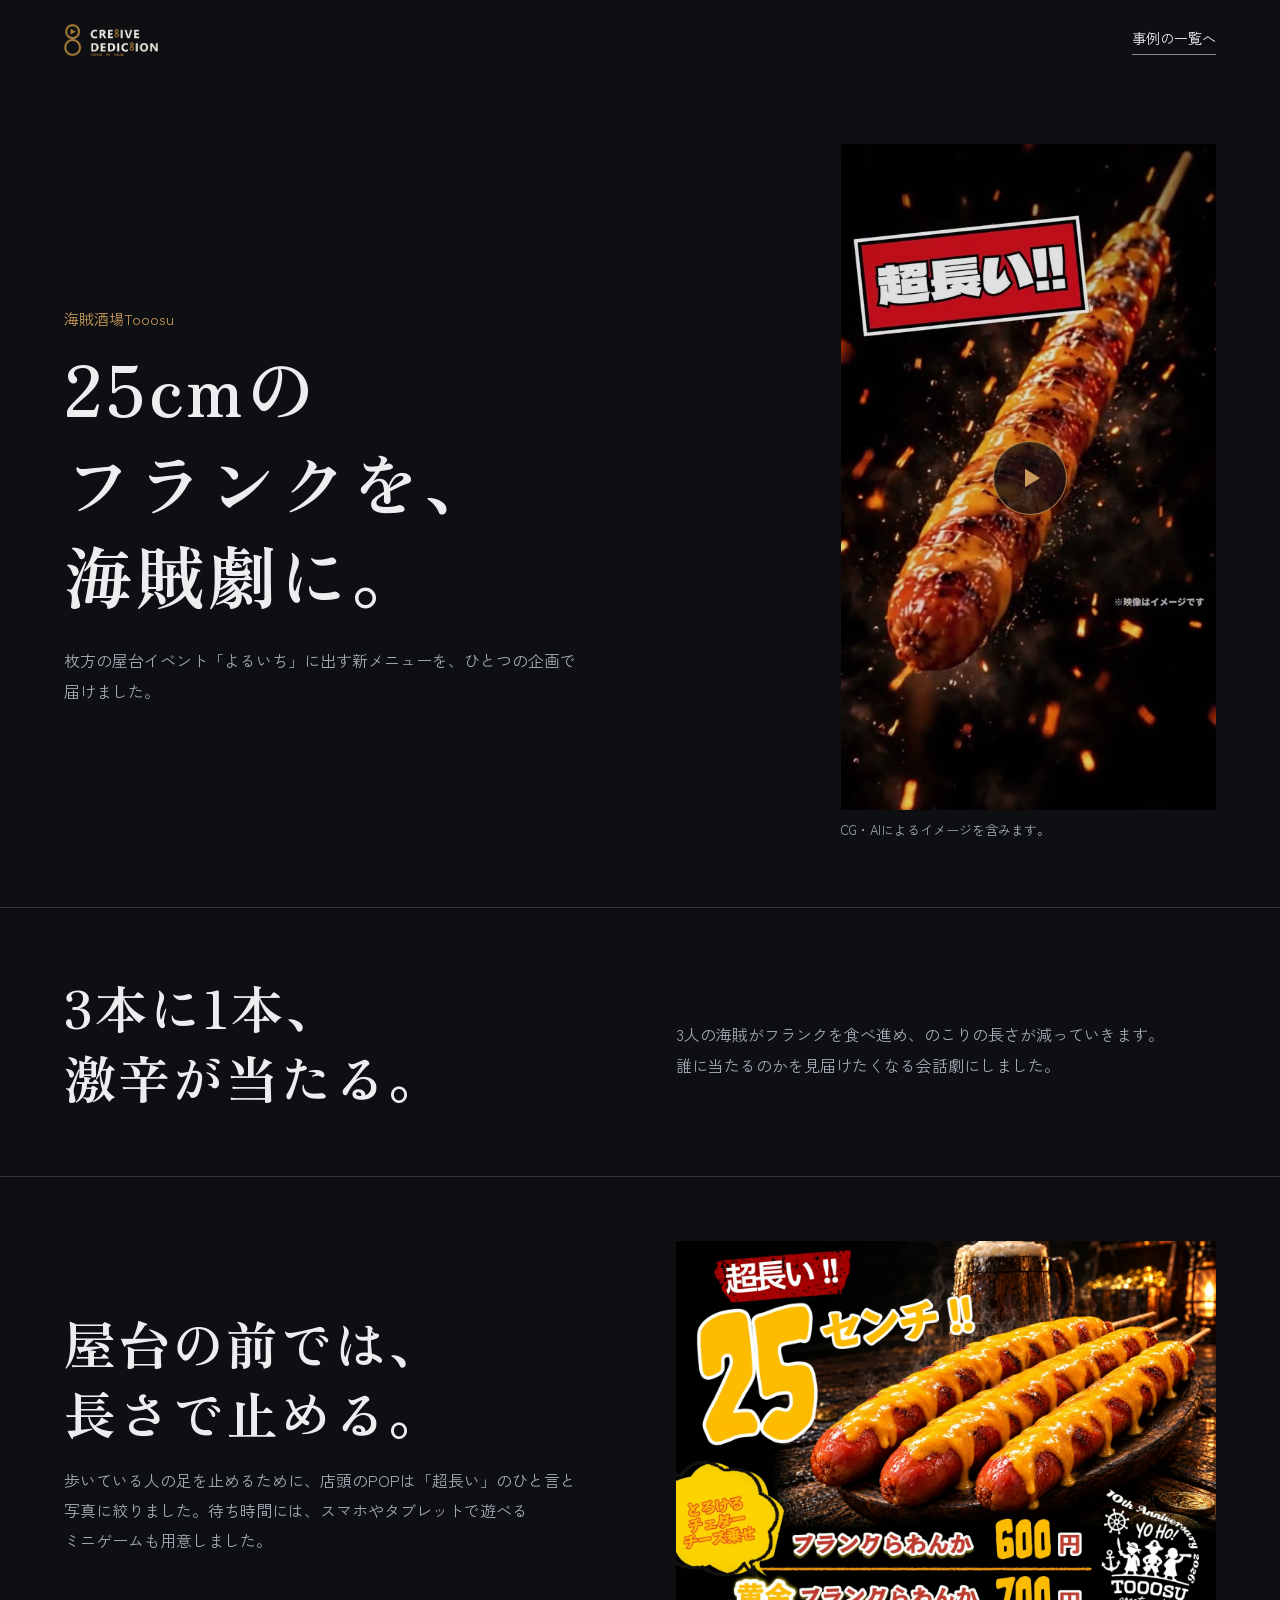
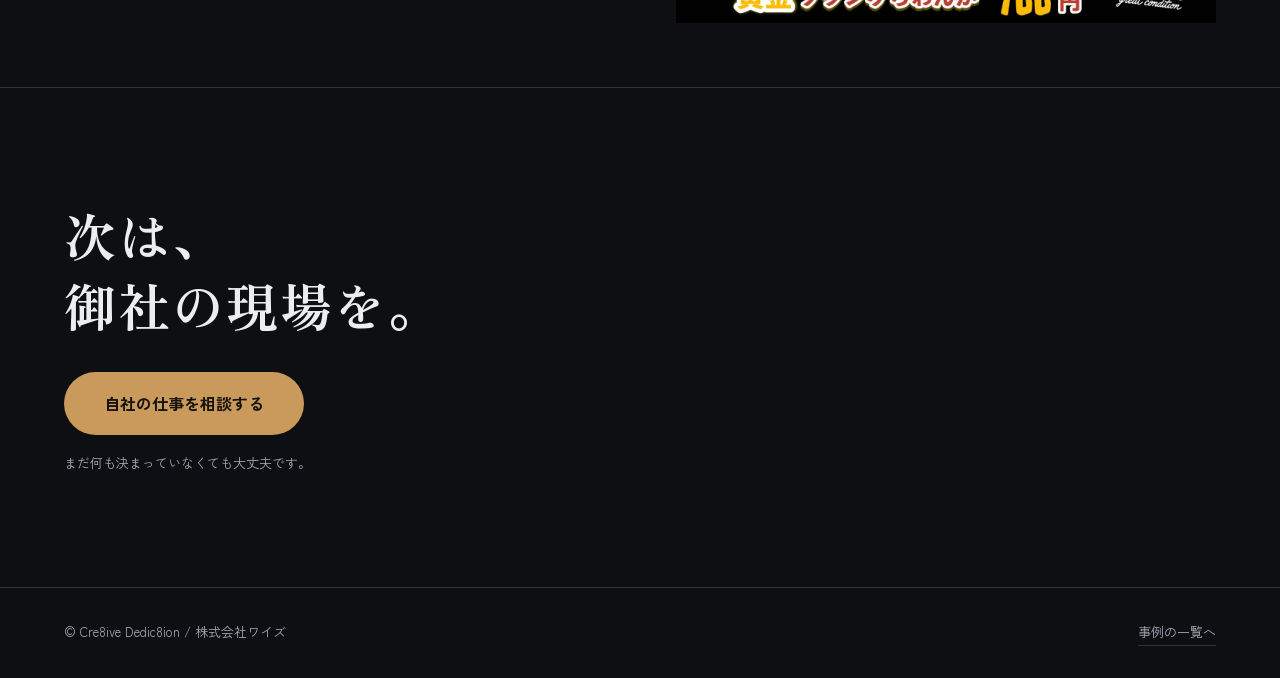
<file: produce/tooosu/index.html>
<!doctype html>
<html lang="ja">
<head>
<meta charset="utf-8">
<meta name="viewport" content="width=device-width, initial-scale=1">
<title>海賊酒場Tooosu事例 | Cre8ive Dedic8ion</title>
<meta name="description" content="枚方の海賊酒場Tooosuが屋台イベントに出す25cmのフランクを、3本に1本激辛の海賊劇にした制作事例です。動画、店頭POP、待ち時間に遊べるゲームまで、ひとつの企画でつないだ流れを紹介します。">
<link rel="canonical" href="https://c8d8.github.io/produce/tooosu/">
<meta property="og:type" content="article">
<meta property="og:title" content="25cmのフランクを、海賊劇に。| Cre8ive Dedic8ion">
<meta property="og:description" content="海賊酒場Tooosuの企画・制作事例です。">
<meta property="og:url" content="https://c8d8.github.io/produce/tooosu/">
<meta property="og:image" content="https://c8d8.github.io/produce/media/frank_pop.jpg">
<meta name="twitter:card" content="summary_large_image">
<link rel="icon" href="../../media/mark.png">
<link rel="preconnect" href="https://fonts.googleapis.com">
<link rel="preconnect" href="https://fonts.gstatic.com" crossorigin>
<link href="https://fonts.googleapis.com/css2?family=Zen+Old+Mincho:wght@700&family=Zen+Kaku+Gothic+New:wght@400;500;700&display=swap" rel="stylesheet">
<link rel="stylesheet" href="../style.css">
</head>
<body>
<nav class="nav"><a href="../"><img src="../../media/logo_light.png" alt="Cre8ive Dedic8ion"></a><a class="link" href="../">事例の一覧へ</a></nav>

<main>
<!-- ここから：見出し -->
<header class="ch wrap">
  <div>
    <p class="shop">海賊酒場Tooosu</p>
    <h1>25cmの<br>フランクを、<br>海賊劇に。</h1>
    <p class="lead">枚方の屋台イベント「よるいち」に出す新メニューを、ひとつの企画で届けました。</p>
  </div>
  <div class="ch-media"><video src="../media/frank.mp4" poster="../media/frank.jpg" controls playsinline preload="none" aria-label="海賊酒場Tooosuのフランクの動画"></video><p class="note">CG・AIによるイメージを含みます。</p></div>
</header>

<!-- ここから：動画 -->
<section class="step wrap fade">
  <h2>3本に1本、<br>激辛が当たる。</h2>
  <div><p>3人の海賊がフランクを食べ進め、のこりの長さが減っていきます。誰に当たるのかを見届けたくなる会話劇にしました。</p></div>
</section>

<!-- ここから：POP -->
<section class="step rev wrap fade">
  <img src="../media/frank_pop.jpg" alt="超長い25センチのフランクを打ち出した店頭POP" loading="lazy">
  <div><h2>屋台の前では、<br>長さで止める。</h2><p>歩いている人の足を止めるために、店頭のPOPは「超長い」のひと言と写真に絞りました。待ち時間には、スマホやタブレットで遊べるミニゲームも用意しました。</p></div>
</section>
</main>

<!-- ここから：最後のボタン -->
<section class="cta wrap fade" style="border-top:1px solid var(--rule)">
  <h2>次は、<br>御社の現場を。</h2>
  <a class="btn" href="https://forms.gle/aHXsU9NMDf1D1KQB9" target="_blank" rel="noopener">自社の仕事を相談する</a>
  <p class="note">まだ何も決まっていなくても大丈夫です。</p>
</section>
<footer class="wrap"><span>© Cre8ive Dedic8ion / 株式会社ワイズ</span><a href="../">事例の一覧へ</a></footer>
<script src="../script.js"></script>
</body>
</html>
</file>
<file: produce/style.css>
/* 色や文字の共通設定(トップページと同じ色) */
:root{--ink:#ECEDEF;--paper:#0D0F12;--gold:#C99A5B;--mute:#A2A9B4;--rule:rgba(236,237,239,.16);--panel:#15181D;--gut:clamp(24px,5vw,72px)}
*{margin:0;padding:0;box-sizing:border-box}
html{scroll-behavior:smooth;-webkit-text-size-adjust:100%}
body{background:var(--paper);color:var(--ink);font-family:"Zen Kaku Gothic New",sans-serif;font-size:16px;line-height:1.9;-webkit-font-smoothing:antialiased;overflow-x:hidden}
img,video{display:block;width:100%}
a{color:inherit;text-decoration:none}
h1,h2,h3{font-family:"Zen Old Mincho",serif;font-weight:700;line-height:1.35;letter-spacing:.04em;font-feature-settings:"palt"}
h2{font-size:clamp(28px,4.2vw,52px)}
h3{font-size:clamp(22px,2.4vw,30px)}
.nb{display:inline-block}
.wrap{padding-left:var(--gut);padding-right:var(--gut);max-width:1440px;margin:0 auto}
.lead{color:var(--mute);max-width:36em}
.note{font-size:13px;color:var(--mute)}
.lead,.sub,.t,.step p,.idea small{word-break:auto-phrase}
.proof{font-size:14px;color:var(--mute);margin-top:24px}

/* ヘッダー */
.nav{position:absolute;z-index:3;top:0;left:0;right:0;display:flex;justify-content:space-between;align-items:center;padding:24px var(--gut)}
.nav img{height:32px;width:auto}
.nav a.link{font-size:14px;border-bottom:1px solid rgba(236,237,239,.55);padding-bottom:2px}

/* ボタン */
.btn{display:inline-block;background:var(--gold);color:#16120C;font-weight:700;padding:16px 40px;border-radius:999px;transition:transform .3s cubic-bezier(.22,1,.36,1),background .3s}
.btn:hover{transform:translateY(-2px);background:#D8AB6E}
.btn:focus-visible,a:focus-visible{outline:2px solid var(--ink);outline-offset:3px}

/* 一番上 */
.hero{position:relative;min-height:100svh;display:flex;align-items:flex-end;overflow:hidden;background:#0B0D10}
.hero>img{position:absolute;top:0;right:0;width:min(58vw,100svh);height:100%;object-fit:cover;object-position:50% 50%}
.hero:after{content:"";position:absolute;top:0;bottom:0;right:0;width:min(58vw,100svh);background:linear-gradient(180deg,rgba(11,13,16,.82) 0%,rgba(11,13,16,0) 20%),linear-gradient(90deg,#0B0D10 0%,rgba(11,13,16,.28) 30%,rgba(11,13,16,0) 56%)}
.hero .in{position:relative;z-index:2;width:100%;padding-top:128px;padding-bottom:clamp(48px,9vh,96px)}
.hero .who{font-size:14px;color:#D4D8DE;margin-bottom:16px}
.hero h1{font-size:clamp(38px,6.4vw,92px);line-height:1.25;margin-bottom:24px}
.hero p.sub{max-width:27em;color:#DDE0E5;margin-bottom:32px}

/* 主役の事例(写真→企画→動画) */
.feature{padding-top:128px;padding-bottom:128px}
.feature>header{margin-bottom:64px}
.feature .shop{color:var(--gold);font-size:15px;margin-bottom:8px}
.flow{display:grid;gap:48px}
.flow figure{position:relative}
.flow figcaption{font-size:13px;color:var(--mute);margin-top:8px}
.flow .idea{font-family:"Zen Old Mincho",serif;font-weight:700;font-size:clamp(26px,3vw,42px);line-height:1.55;letter-spacing:.04em;font-feature-settings:"palt"}
.flow .idea small{display:block;font-family:"Zen Kaku Gothic New",sans-serif;font-weight:500;font-size:15px;line-height:1.9;letter-spacing:0;color:var(--mute);margin-top:24px;font-feature-settings:normal}
.flow .tv{max-width:440px}
.more{display:inline-block;margin-top:24px;font-size:15px;font-weight:500;font-family:"Zen Kaku Gothic New",sans-serif;letter-spacing:0;background:linear-gradient(var(--gold),var(--gold)) 0 100%/100% 1px no-repeat;padding-bottom:2px;transition:background-size .4s cubic-bezier(.22,1,.36,1)}
.more:hover{background-size:40% 1px}
@media(min-width:960px){.flow{grid-template-columns:clamp(220px,22vw,320px) minmax(0,1fr) auto;gap:clamp(40px,4vw,64px);align-items:center}.flow .tv{width:min(calc(86vh*.5625),34vw);max-width:none}}

/* 余白だけの一文 */
.quiet{padding-top:96px;padding-bottom:96px;border-top:1px solid var(--rule);border-bottom:1px solid var(--rule)}
.quiet p{font-family:"Zen Old Mincho",serif;font-weight:700;font-size:clamp(24px,3.4vw,42px);line-height:1.6;letter-spacing:.04em;font-feature-settings:"palt"}

/* ほかの事例 */
.others{padding-top:128px;padding-bottom:128px}
.others>h2{margin-bottom:64px}
.case{display:grid;gap:32px;padding:64px 0;border-top:1px solid var(--rule);align-items:center}
.case:last-of-type{border-bottom:1px solid var(--rule)}
.case .shop{color:var(--gold);font-size:14px;margin-bottom:8px}
.case p.t{color:var(--mute);margin-top:16px;max-width:30em}
.case figcaption{font-size:13px;color:var(--mute);margin-top:8px}
@media(min-width:900px){.case.pair{grid-template-columns:minmax(0,1fr) 280px minmax(0,1.25fr);gap:48px}.case.small{grid-template-columns:200px minmax(0,1fr);gap:56px}}

/* 建築の事例(色の帯) */
.band{background:var(--panel)}
.band-in{display:grid;gap:40px;padding-top:96px;padding-bottom:96px;align-items:center}
.band .shop{color:var(--gold);font-size:15px;margin-bottom:8px}
.band h2{font-size:clamp(32px,5vw,68px)}
.band p.t{color:var(--mute);margin-top:24px;max-width:30em}
@media(min-width:900px){.band-in{grid-template-columns:minmax(0,1fr) auto;gap:72px}.band .tv{width:min(calc(78vh*.5625),36vw)}}

/* 図面から部屋を見せる(サンプル) */
.plan3d{padding-top:128px;padding-bottom:128px}
.plan3d>header{margin-bottom:56px}
.plan3d .shop{color:var(--gold);font-size:15px;margin-bottom:8px}
.plan3d p.t{color:var(--mute);margin-top:24px;max-width:34em}
.p3-grid{display:grid;gap:24px}
.p3-grid figcaption{font-size:13px;color:var(--mute);margin-top:8px}
.p3-plan img{background:#fff;padding:12px}
@media(min-width:900px){
  .p3-grid{grid-template-columns:minmax(0,.62fr) minmax(0,1fr) minmax(0,1fr);gap:32px;align-items:start}
  .p3-plan{grid-row:1/3}
  .p3-doll{grid-column:2/4}
}
@media(max-width:640px){.plan3d{padding-top:80px;padding-bottom:80px}.plan3d>header{margin-bottom:40px}.p3-plan{max-width:340px}}

/* 採用ページ: よくある求人と、こうなる */
.ba{padding-top:96px;padding-bottom:128px;border-top:1px solid var(--rule)}
.ba>h2{margin-bottom:56px}
.ba-grid{display:grid;gap:32px}
.ba-tag{font-size:14px;font-weight:700;margin-bottom:12px;color:var(--mute)}
.after .ba-tag{color:var(--gold)}
.job{border-radius:6px;padding:28px 28px 24px}
.before .job{background:#E9EAEC;color:#3B3F46}
.after .job{background:#FBF6EE;color:#1E1B16;box-shadow:0 0 0 2px var(--gold)}
.job-co{font-size:13px;opacity:.75}
.job h3{font-size:clamp(20px,2.2vw,28px);margin:6px 0 18px}
.before .job h3{font-family:"Zen Kaku Gothic New",sans-serif}
.job dl{display:grid;grid-template-columns:4em 1fr;gap:6px 12px;font-size:15px}
.job dt{font-weight:700}
.job-pr{margin-top:16px;font-size:15px}
.qa{list-style:none;display:grid;gap:14px}
.qa li{font-size:15px;line-height:1.75;padding-left:0}
.qa span{display:inline-block;font-weight:700;color:#8A5E24;margin-right:8px}
.qa a{font-size:13px;margin-left:8px;border-bottom:1px solid currentColor;color:#8A5E24}
.job-cond{margin-top:18px;padding-top:14px;border-top:1px solid rgba(30,27,22,.15);font-size:14px;opacity:.8}
.ba-why{color:var(--mute);margin-top:16px;font-size:15px;max-width:32em;word-break:auto-phrase}
@media(min-width:900px){.ba-grid{grid-template-columns:1fr 1fr;gap:48px;align-items:start}}

/* 採用ページ: 3本の動画 */
.three{padding-top:96px;padding-bottom:128px;border-top:1px solid var(--rule)}
.three>h2{margin-bottom:56px}
.three-grid{display:grid;gap:40px}
.three-grid figure{scroll-margin-top:24px}
.three-grid figcaption{margin-top:12px;font-family:"Zen Old Mincho",serif;font-weight:700;font-size:19px;line-height:1.5}
.three-grid figcaption span{display:block;font-family:"Zen Kaku Gothic New",sans-serif;font-weight:500;font-size:13px;color:var(--gold);margin-bottom:4px}
@media(min-width:760px){.three-grid{grid-template-columns:repeat(3,minmax(0,1fr));gap:32px}}
@media(min-width:760px) and (max-width:1100px){.three-grid figcaption{font-size:16px}}

/* 採用ページ: 進め方 */
.steps{list-style:none;border-top:1px solid var(--rule)}
.next .steps li{padding:18px 0 18px 48px;border-bottom:1px solid var(--rule);position:relative;font-weight:700}
.steps li span{position:absolute;left:0;top:16px;width:32px;height:32px;border-radius:50%;border:1px solid var(--gold);color:var(--gold);display:grid;place-items:center;font-size:14px}
.steps small{display:block;font-weight:400;font-size:14px;color:var(--mute);margin-top:4px}
@media(max-width:640px){.ba,.three{padding-top:72px;padding-bottom:80px}.ba>h2,.three>h2{margin-bottom:40px}.job{padding:22px 20px 20px}}

/* 動画の再生ボタン */
.vp{position:relative;display:block;cursor:pointer;background:#0B0D10}
.vp button{position:absolute;inset:0;width:100%;border:0;background:rgba(11,13,16,.12);cursor:pointer;transition:background .3s}
.vp button:hover{background:rgba(11,13,16,0)}
.vp button:focus-visible{outline:2px solid var(--ink);outline-offset:-4px}
.vp button:after{content:"";position:absolute;left:50%;top:50%;width:72px;height:72px;margin:-36px 0 0 -36px;border-radius:50%;background:rgba(13,15,18,.72) url("data:image/svg+xml,%3Csvg xmlns='http://www.w3.org/2000/svg' viewBox='0 0 24 24'%3E%3Cpath fill='%23C99A5B' d='M9 6.5v11l9-5.5z'/%3E%3C/svg%3E") center/40px no-repeat;border:1px solid rgba(201,154,91,.75)}

/* 工務店さんへ */
.next{background:var(--panel);padding-top:120px;padding-bottom:120px}
.next .grid{display:grid;gap:32px}
.next ul{list-style:none;border-top:1px solid var(--rule)}
.next li{padding:16px 0;border-bottom:1px solid var(--rule)}
@media(min-width:900px){.next .grid{grid-template-columns:1fr 1fr;gap:72px;align-items:start}}

/* 最後のボタン */
.cta{padding-top:112px;padding-bottom:112px}
.cta h2{margin-bottom:32px}
.cta .note{margin-top:16px}
footer{border-top:1px solid var(--rule);padding-top:32px;padding-bottom:32px;display:flex;flex-wrap:wrap;justify-content:space-between;gap:8px 24px;font-size:13px;color:var(--mute)}
footer a{border-bottom:1px solid var(--rule)}

/* 事例ページ */
.ch{padding-top:144px;padding-bottom:64px}
.ch .shop{color:var(--gold);font-size:15px;margin-bottom:8px}
.ch h1{font-size:clamp(34px,5.4vw,72px)}
.ch p{margin-top:24px}
.step{display:grid;gap:32px;padding-top:64px;padding-bottom:64px;border-top:1px solid var(--rule);align-items:center}
.step p{color:var(--mute);margin-top:16px;max-width:32em}
.step .tv{max-width:400px}
@media(min-width:880px){.step{grid-template-columns:minmax(0,1fr) minmax(0,1fr);gap:72px}.step.rev>:first-child{order:2}}

/* ふわっと出る動き */
.js .fade{opacity:0;transform:translateY(14px);transition:opacity .7s cubic-bezier(.22,1,.36,1),transform .7s cubic-bezier(.22,1,.36,1)}
.js .fade.on{opacity:1;transform:none}
@media(prefers-reduced-motion:reduce){html{scroll-behavior:auto}.js .fade{opacity:1;transform:none;transition:none}.btn,.more{transition:none}}

/* 主役の事例:パソコンは動画を見出しの高さから、スマホは動画に餅を重ねる */
@media(min-width:960px){
  .feature{display:grid;grid-template-columns:clamp(220px,22vw,320px) minmax(0,1fr) auto;column-gap:clamp(40px,4vw,64px);align-items:start}
  .feature>header{grid-column:1/3;grid-row:1}
  .flow{display:contents}
  .flow>figure:first-child{grid-column:1;grid-row:2}
  .flow .idea{grid-column:2;grid-row:2}
  .flow .tv{grid-column:3;grid-row:1/3}
}
@media(max-width:959px){
  .flow{position:relative;display:flex;flex-direction:column;gap:32px}
  .flow .tv{order:1;max-width:none}
  .flow .idea{order:2}
  .flow>figure:first-child{position:absolute;z-index:2;top:12px;left:12px;width:120px;max-width:none;background:var(--paper);padding:4px}
  .flow>figure:first-child figcaption{font-size:11px;line-height:1.5;margin-top:4px}
}

/* 事例ページの一番上 */
.ch{display:grid;gap:40px;align-items:center}
.ch-media .note{margin-top:8px}
@media(min-width:880px){.ch{grid-template-columns:minmax(0,1fr) auto;gap:72px}.ch-media{width:min(calc(74vh*.5625),36vw)}}

/* スマホ */
@media(max-width:640px){
  .hero{display:block;min-height:0}
  .hero>img{position:relative;width:100%;height:auto;aspect-ratio:1/.86;object-position:50% 45%}
  .hero:after{top:0;bottom:auto;left:0;width:100%;height:calc(100vw*.86);background:linear-gradient(0deg,#0B0D10 0%,rgba(11,13,16,0) 28%),linear-gradient(180deg,rgba(11,13,16,.9) 0%,rgba(11,13,16,.55) 18%,rgba(11,13,16,0) 36%)}
  .hero .in{padding-top:8px;padding-bottom:56px}
  .feature,.others{padding-top:80px;padding-bottom:80px}
  .feature>header,.others>h2{margin-bottom:40px}
  .quiet,.next,.cta{padding-top:72px;padding-bottom:72px}
  .btn{display:block;text-align:center}
  .flow .tv,.step .tv{max-width:none}
  .band-in{padding-top:72px;padding-bottom:72px}
  .ch{padding-top:112px;padding-bottom:48px}
  .ch+.step{border-top:0;padding-top:16px}
}

/* 採用の事例(トップ) */
.recruit{padding-top:128px;padding-bottom:128px;border-top:1px solid var(--rule)}
.recruit>header{margin-bottom:56px;max-width:40em}
.recruit .shop{color:var(--gold);font-size:15px;margin-bottom:8px}
.recruit .t{margin-top:20px;color:var(--mute)}
.rc-grid{display:grid;gap:24px}
.rc-arrow{font-size:32px;color:var(--gold);text-align:center;line-height:1}.rc-d{display:none}
.recruit .tv{max-width:360px}
.recruit .tv figcaption{font-size:13px;color:var(--mute);margin-top:8px}
@media(min-width:1000px){.rc-grid{grid-template-columns:minmax(0,1fr) auto minmax(0,1.1fr) clamp(220px,20vw,300px);gap:28px;align-items:center}.rc-d{display:inline}.rc-m{display:none}.recruit .tv{max-width:none}}
@media(max-width:640px){.recruit{padding-top:80px;padding-bottom:80px}.recruit>header{margin-bottom:40px}.recruit .tv{max-width:none}}
</file>
